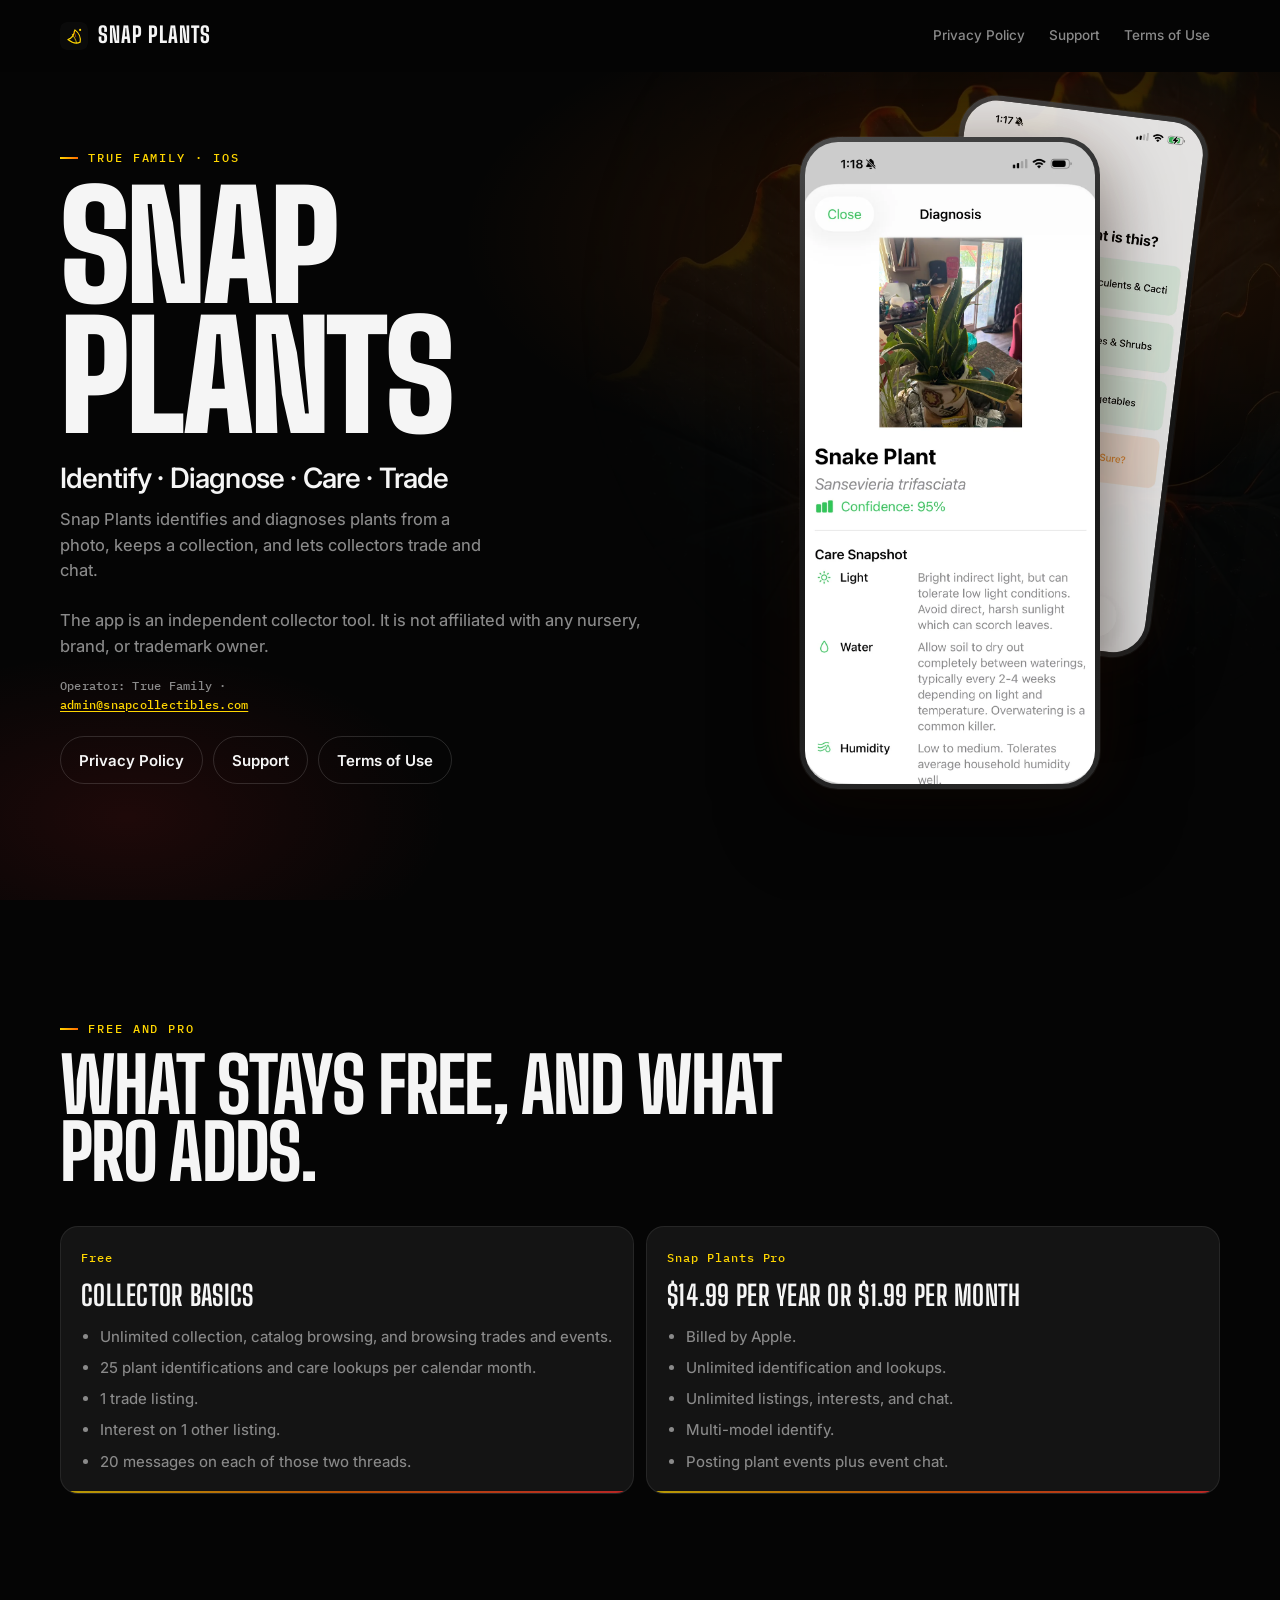
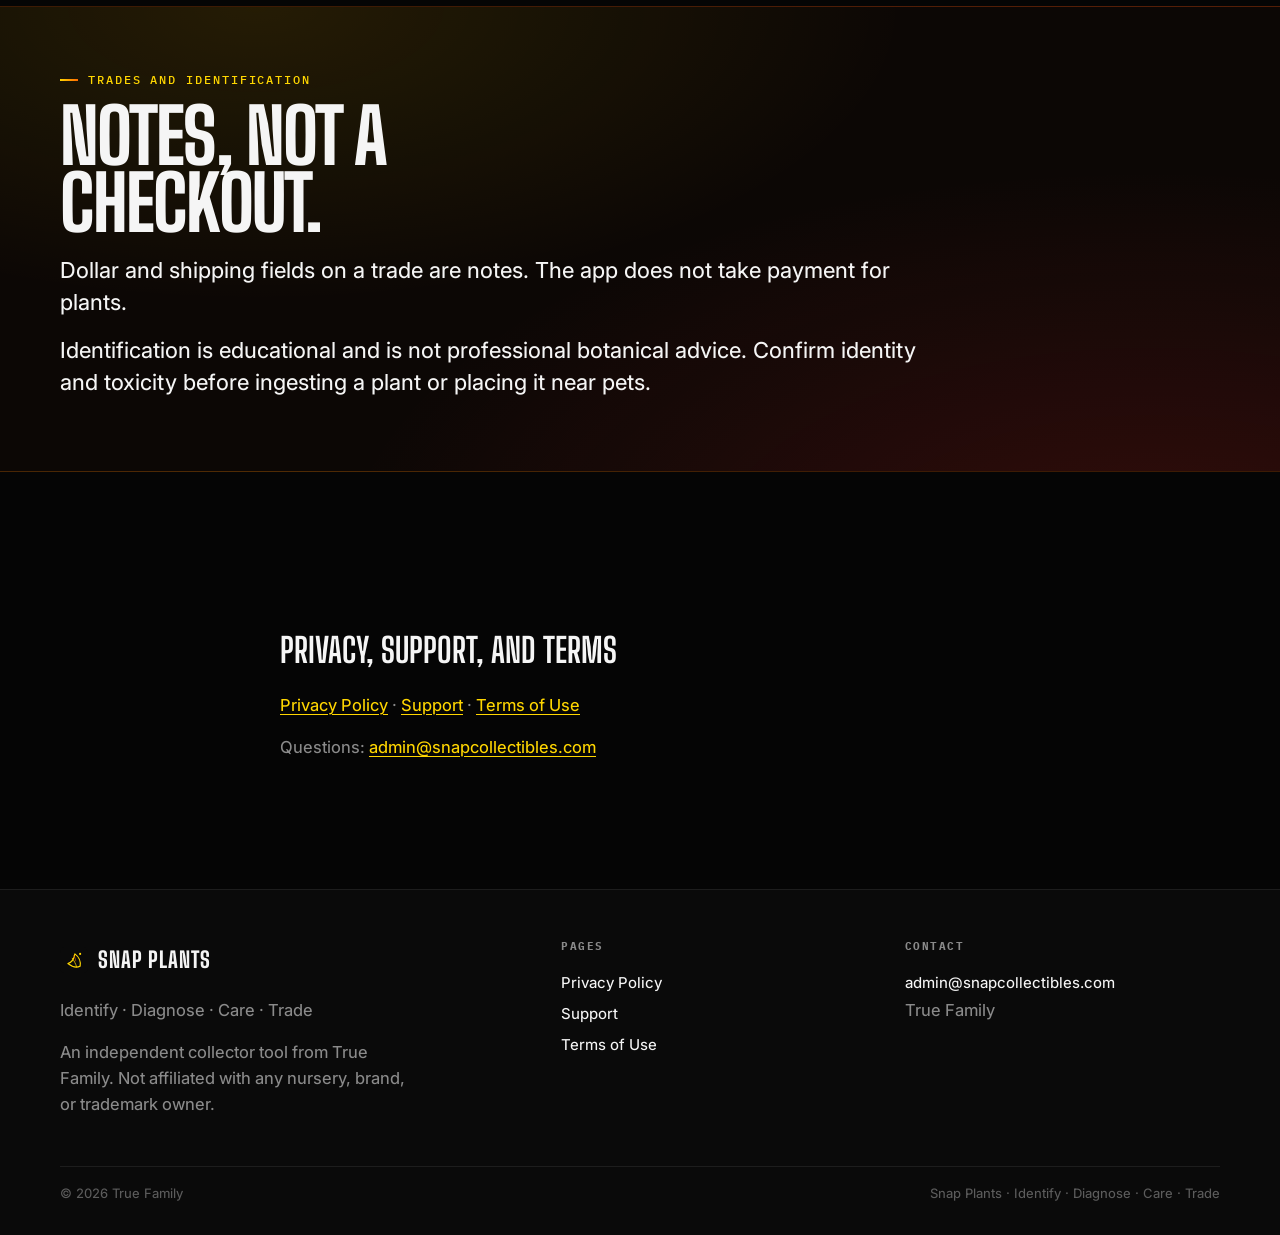
<file: index.html>
<!DOCTYPE html>
<html lang="en">
<head>
  <meta charset="utf-8" />
  <meta name="viewport" content="width=device-width, initial-scale=1" />
  <title>Snap Plants — Identify · Diagnose · Care · Trade</title>
  <meta name="description" content="Snap Plants identifies and diagnoses plants from a photo, keeps a collection, and lets collectors trade and chat. An independent collector tool from True Family." />
  <meta name="theme-color" content="#050505" />
  <link rel="canonical" href="https://plants.snapcollectibles.com/" />

  <meta property="og:type" content="website" />
  <meta property="og:url" content="https://plants.snapcollectibles.com/" />
  <meta property="og:title" content="Snap Plants — Identify · Diagnose · Care · Trade" />
  <meta property="og:description" content="Snap Plants identifies and diagnoses plants from a photo, keeps a collection, and lets collectors trade and chat." />
  <meta property="og:image" content="https://plants.snapcollectibles.com/assets/img/og.png" />
  <meta property="og:image:width" content="1200" />
  <meta property="og:image:height" content="630" />
  <meta name="twitter:card" content="summary_large_image" />
  <meta name="twitter:title" content="Snap Plants — Identify · Diagnose · Care · Trade" />
  <meta name="twitter:description" content="Snap Plants identifies and diagnoses plants from a photo, keeps a collection, and lets collectors trade and chat." />
  <meta name="twitter:image" content="https://plants.snapcollectibles.com/assets/img/og.png" />

  <link rel="icon" href="/assets/img/favicon.svg" type="image/svg+xml" />
  <link rel="icon" href="/assets/img/favicon-32.png" sizes="32x32" type="image/png" />
  <link rel="apple-touch-icon" href="/assets/img/apple-touch-icon.png" />
  <link rel="manifest" href="/site.webmanifest" />

  <link rel="preconnect" href="https://fonts.googleapis.com" />
  <link rel="preconnect" href="https://fonts.gstatic.com" crossorigin />
  <link href="https://fonts.googleapis.com/css2?family=Big+Shoulders+Display:wght@700;800;900&family=IBM+Plex+Mono:wght@400;500;600&family=Inter:ital,opsz,wght@0,14..32,400;0,14..32,500;0,14..32,600;1,14..32,400&display=swap" rel="stylesheet" />
  <link rel="stylesheet" href="/assets/css/site.css?v=3" />

  <script type="application/ld+json">
  {
    "@context": "https://schema.org",
    "@type": "SoftwareApplication",
    "name": "Snap Plants",
    "applicationCategory": "LifestyleApplication",
    "operatingSystem": "iOS",
    "description": "Snap Plants identifies and diagnoses plants from a photo, keeps a collection, and lets collectors trade and chat.",
    "offers": [
      {
        "@type": "Offer",
        "name": "Free",
        "price": "0",
        "priceCurrency": "USD"
      },
      {
        "@type": "Offer",
        "name": "Snap Plants Pro monthly",
        "price": "1.99",
        "priceCurrency": "USD"
      },
      {
        "@type": "Offer",
        "name": "Snap Plants Pro annual",
        "price": "14.99",
        "priceCurrency": "USD"
      }
    ]
  }
  </script>
</head>
<body>
  <a class="skip" href="#main">Skip to content</a>

  <header class="site-header">
    <div class="wrap">
      <a class="brand" href="/">
        <img src="/assets/img/mark.svg" width="28" height="28" alt="" />
        <span class="brand-name">Snap Plants</span>
      </a>
      <nav class="nav" aria-label="Primary">
        <a href="/privacy">Privacy Policy</a>
        <a href="/support">Support</a>
        <a href="/terms">Terms of Use</a>
      </nav>
      <button class="nav-toggle" type="button" aria-expanded="false" aria-controls="mobile-nav" aria-label="Open menu">
        <span class="bars" aria-hidden="true"></span>
      </button>
    </div>
  </header>

  <nav class="mobile-nav" id="mobile-nav" aria-label="Mobile">
    <a href="/">Home</a>
    <a href="/privacy">Privacy Policy</a>
    <a href="/support">Support</a>
    <a href="/terms">Terms of Use</a>
  </nav>

  <main id="main">
    <section class="hero" id="top">
      <div class="hero-bg" aria-hidden="true">
        <img src="/assets/img/hero-leaf.webp" alt="" width="1280" height="720" />
      </div>
      <div class="wrap hero-grid">
        <div class="hero-copy">
          <p class="kicker">True Family · iOS</p>
          <h1 class="display">Snap<br />Plants</h1>
          <p class="hero-promise hero-tagline">Identify · Diagnose · Care · Trade</p>
          <p class="hero-pitch">Snap Plants identifies and diagnoses plants from a photo, keeps a collection, and lets collectors trade and chat.</p>
          <p class="muted">The app is an independent collector tool. It is not affiliated with any nursery, brand, or trademark owner.</p>
          <p class="hero-micro">Operator: True Family · <a href="mailto:admin@snapcollectibles.com">admin@snapcollectibles.com</a></p>
          <div class="btn-row" style="margin-top: 22px;">
            <a class="btn btn-ghost" href="/privacy">Privacy Policy</a>
            <a class="btn btn-ghost" href="/support">Support</a>
            <a class="btn btn-ghost" href="/terms">Terms of Use</a>
          </div>
        </div>

        <div class="hero-stage">
          <div class="hero-phones">
            <figure class="device device-float device-back">
              <img src="/assets/screens/Scan.webp" width="900" height="1948" alt="Snap Plants scan screen for photographing a plant." />
            </figure>
            <figure class="device device-float device-main">
              <img src="/assets/screens/Plant1.webp" width="900" height="1948" alt="A plant identification result with a care snapshot." />
            </figure>
          </div>
        </div>
      </div>
    </section>

    <section class="section" id="plans">
      <div class="wrap">
        <div class="section-head">
          <p class="kicker">Free and Pro</p>
          <h2 class="display">What stays free, and what Pro adds.</h2>
        </div>
        <div class="plan-grid">
          <article class="pillar">
            <div class="num">Free</div>
            <h3>Collector basics</h3>
            <ul>
              <li>Unlimited collection, catalog browsing, and browsing trades and events.</li>
              <li>25 plant identifications and care lookups per calendar month.</li>
              <li>1 trade listing.</li>
              <li>Interest on 1 other listing.</li>
              <li>20 messages on each of those two threads.</li>
            </ul>
          </article>
          <article class="pillar">
            <div class="num">Snap Plants Pro</div>
            <h3>$14.99 per year or $1.99 per month</h3>
            <ul>
              <li>Billed by Apple.</li>
              <li>Unlimited identification and lookups.</li>
              <li>Unlimited listings, interests, and chat.</li>
              <li>Multi-model identify.</li>
              <li>Posting plant events plus event chat.</li>
            </ul>
          </article>
        </div>
      </div>
    </section>

    <section class="ember-band">
      <div class="wrap">
        <p class="kicker">Trades and identification</p>
        <h2 class="display">Notes, not a checkout.</h2>
        <p class="lede">Dollar and shipping fields on a trade are notes. The app does not take payment for plants.</p>
        <p class="lede">Identification is educational and is not professional botanical advice. Confirm identity and toxicity before ingesting a plant or placing it near pets.</p>
      </div>
    </section>

    <section class="section">
      <div class="wrap prose">
        <h2>Privacy, support, and terms</h2>
        <p><a href="/privacy">Privacy Policy</a> · <a href="/support">Support</a> · <a href="/terms">Terms of Use</a></p>
        <p>Questions: <a href="mailto:admin@snapcollectibles.com">admin@snapcollectibles.com</a></p>
      </div>
    </section>
  </main>

  <footer class="site-footer">
    <div class="wrap footer-grid">
      <div class="footer-brand">
        <a class="brand" href="/">
          <img src="/assets/img/mark.svg" width="28" height="28" alt="" />
          <span class="brand-name">Snap Plants</span>
        </a>
        <p>Identify · Diagnose · Care · Trade</p>
        <p>An independent collector tool from True Family. Not affiliated with any nursery, brand, or trademark owner.</p>
      </div>
      <div class="footer-col">
        <h2>Pages</h2>
        <a href="/privacy">Privacy Policy</a>
        <a href="/support">Support</a>
        <a href="/terms">Terms of Use</a>
      </div>
      <div class="footer-col">
        <h2>Contact</h2>
        <a href="mailto:admin@snapcollectibles.com">admin@snapcollectibles.com</a>
        <span class="muted">True Family</span>
      </div>
    </div>
    <div class="wrap footer-legal">
      <span>© <span data-year></span> True Family</span>
      <span>Snap Plants · Identify · Diagnose · Care · Trade</span>
    </div>
  </footer>

  <script src="/assets/js/site.js"></script>
</body>
</html>
</file>
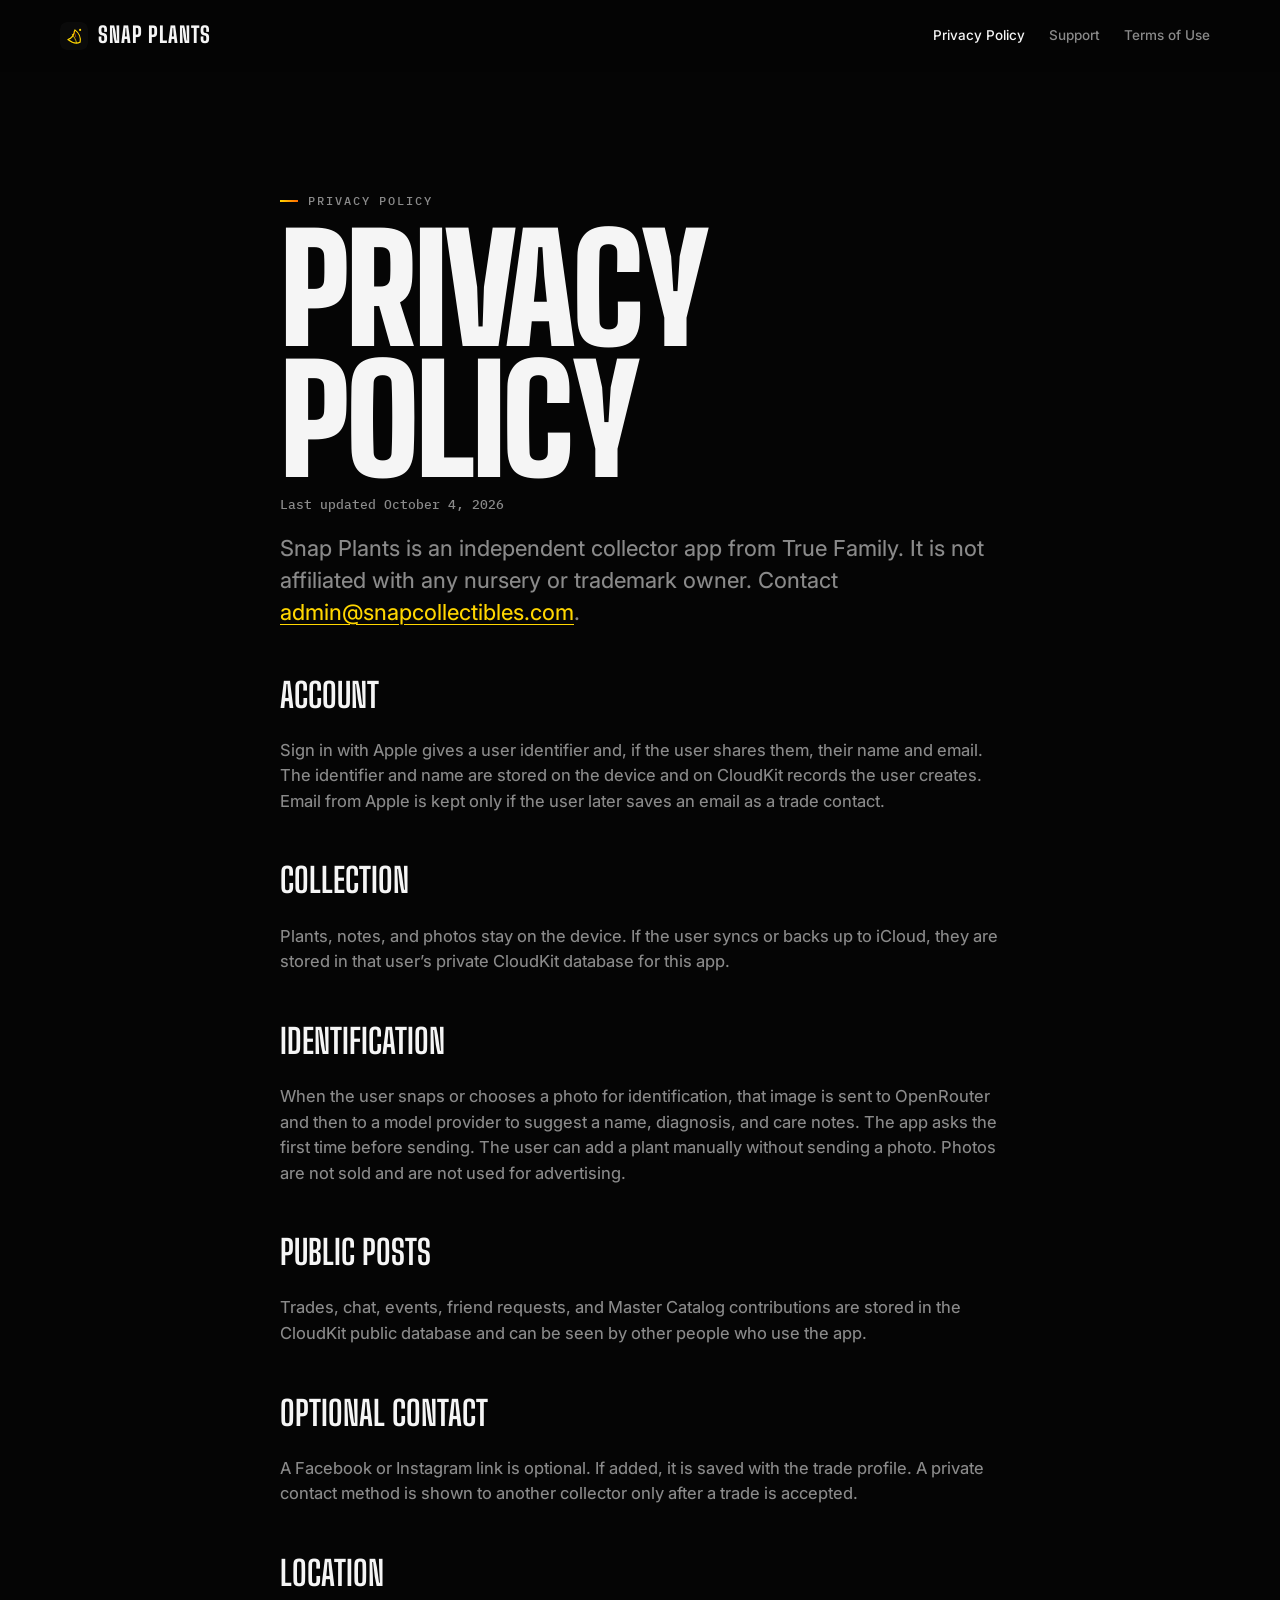
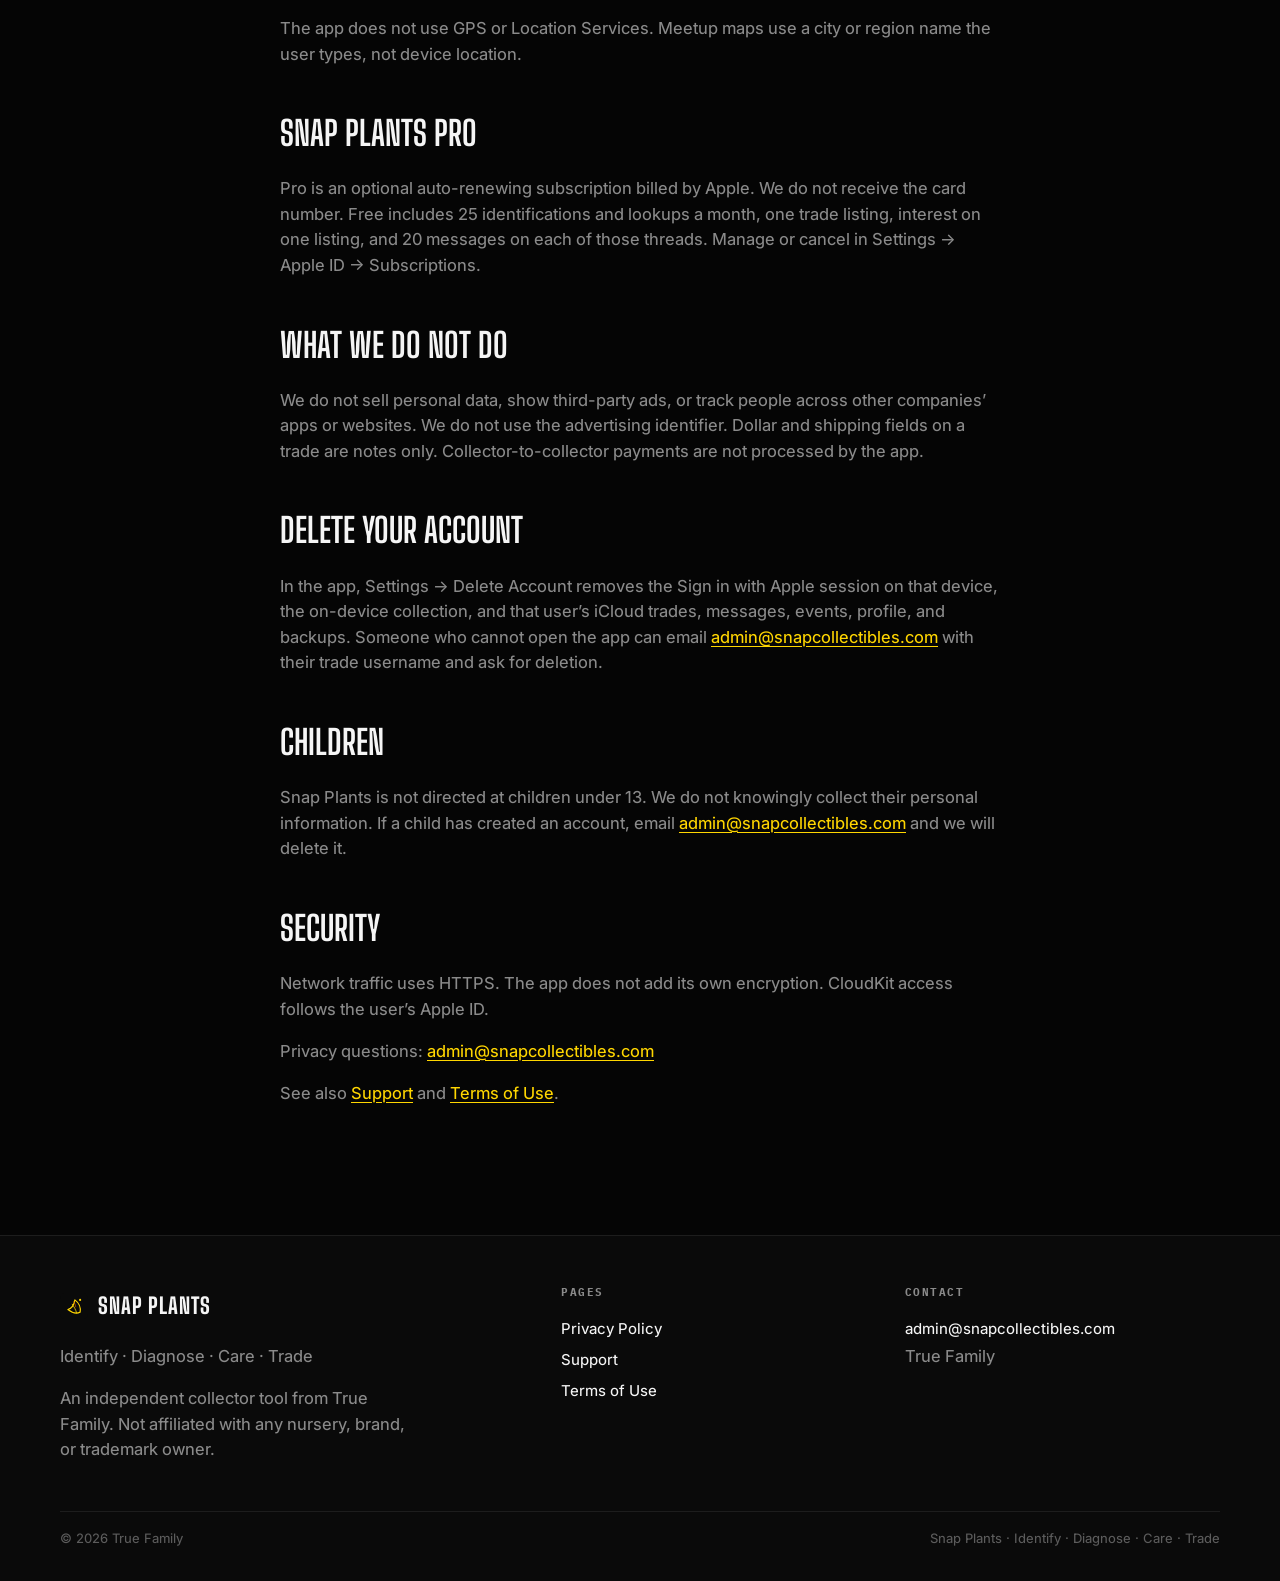
<file: privacy/index.html>
<!DOCTYPE html>
<html lang="en">
<head>
  <meta charset="utf-8" />
  <meta name="viewport" content="width=device-width, initial-scale=1" />
  <title>Privacy Policy — Snap Plants</title>
  <meta name="description" content="Privacy Policy for Snap Plants, an independent collector app from True Family. Last updated October 4, 2026." />
  <meta name="theme-color" content="#050505" />
  <link rel="canonical" href="https://plants.snapcollectibles.com/privacy" />

  <meta property="og:type" content="article" />
  <meta property="og:url" content="https://plants.snapcollectibles.com/privacy" />
  <meta property="og:title" content="Privacy Policy — Snap Plants" />
  <meta property="og:description" content="How Snap Plants handles your account, collection, identification photos, and public posts." />
  <meta property="og:image" content="https://plants.snapcollectibles.com/assets/img/og.png" />
  <meta name="twitter:card" content="summary_large_image" />

  <link rel="icon" href="/assets/img/favicon.svg" type="image/svg+xml" />
  <link rel="icon" href="/assets/img/favicon-32.png" sizes="32x32" type="image/png" />
  <link rel="apple-touch-icon" href="/assets/img/apple-touch-icon.png" />

  <link rel="preconnect" href="https://fonts.googleapis.com" />
  <link rel="preconnect" href="https://fonts.gstatic.com" crossorigin />
  <link href="https://fonts.googleapis.com/css2?family=Big+Shoulders+Display:wght@700;800;900&family=IBM+Plex+Mono:wght@400;500;600&family=Inter:ital,opsz,wght@0,14..32,400;0,14..32,500;0,14..32,600;1,14..32,400&display=swap" rel="stylesheet" />
  <link rel="stylesheet" href="/assets/css/site.css?v=3" />
</head>
<body>
  <a class="skip" href="#main">Skip to content</a>

  <header class="site-header">
    <div class="wrap">
      <a class="brand" href="/">
        <img src="/assets/img/mark.svg" width="28" height="28" alt="" />
        <span class="brand-name">Snap Plants</span>
      </a>
      <nav class="nav" aria-label="Primary">
        <a href="/privacy" aria-current="page">Privacy Policy</a>
        <a href="/support">Support</a>
        <a href="/terms">Terms of Use</a>
      </nav>
      <button class="nav-toggle" type="button" aria-expanded="false" aria-controls="mobile-nav" aria-label="Open menu">
        <span class="bars" aria-hidden="true"></span>
      </button>
    </div>
  </header>

  <nav class="mobile-nav" id="mobile-nav" aria-label="Mobile">
    <a href="/">Home</a>
    <a href="/privacy">Privacy Policy</a>
    <a href="/support">Support</a>
    <a href="/terms">Terms of Use</a>
  </nav>

  <main id="main" class="section page-hero">
    <article class="wrap prose">
      <p class="kicker">Privacy Policy</p>
      <h1 class="display">Privacy Policy</h1>
      <p class="legal-meta">Last updated October 4, 2026</p>
      <p class="lede">Snap Plants is an independent collector app from True Family. It is not affiliated with any nursery or trademark owner. Contact <a href="mailto:admin@snapcollectibles.com">admin@snapcollectibles.com</a>.</p>

      <h2>Account</h2>
      <p>Sign in with Apple gives a user identifier and, if the user shares them, their name and email. The identifier and name are stored on the device and on CloudKit records the user creates. Email from Apple is kept only if the user later saves an email as a trade contact.</p>

      <h2>Collection</h2>
      <p>Plants, notes, and photos stay on the device. If the user syncs or backs up to iCloud, they are stored in that user’s private CloudKit database for this app.</p>

      <h2>Identification</h2>
      <p>When the user snaps or chooses a photo for identification, that image is sent to OpenRouter and then to a model provider to suggest a name, diagnosis, and care notes. The app asks the first time before sending. The user can add a plant manually without sending a photo. Photos are not sold and are not used for advertising.</p>

      <h2>Public posts</h2>
      <p>Trades, chat, events, friend requests, and Master Catalog contributions are stored in the CloudKit public database and can be seen by other people who use the app.</p>

      <h2>Optional contact</h2>
      <p>A Facebook or Instagram link is optional. If added, it is saved with the trade profile. A private contact method is shown to another collector only after a trade is accepted.</p>

      <h2>Location</h2>
      <p>The app does not use GPS or Location Services. Meetup maps use a city or region name the user types, not device location.</p>

      <h2>Snap Plants Pro</h2>
      <p>Pro is an optional auto-renewing subscription billed by Apple. We do not receive the card number. Free includes 25 identifications and lookups a month, one trade listing, interest on one listing, and 20 messages on each of those threads. Manage or cancel in Settings → Apple ID → Subscriptions.</p>

      <h2>What we do not do</h2>
      <p>We do not sell personal data, show third-party ads, or track people across other companies’ apps or websites. We do not use the advertising identifier. Dollar and shipping fields on a trade are notes only. Collector-to-collector payments are not processed by the app.</p>

      <h2>Delete your account</h2>
      <p>In the app, Settings → Delete Account removes the Sign in with Apple session on that device, the on-device collection, and that user’s iCloud trades, messages, events, profile, and backups. Someone who cannot open the app can email <a href="mailto:admin@snapcollectibles.com">admin@snapcollectibles.com</a> with their trade username and ask for deletion.</p>

      <h2>Children</h2>
      <p>Snap Plants is not directed at children under 13. We do not knowingly collect their personal information. If a child has created an account, email <a href="mailto:admin@snapcollectibles.com">admin@snapcollectibles.com</a> and we will delete it.</p>

      <h2>Security</h2>
      <p>Network traffic uses HTTPS. The app does not add its own encryption. CloudKit access follows the user’s Apple ID.</p>

      <p>Privacy questions: <a href="mailto:admin@snapcollectibles.com">admin@snapcollectibles.com</a></p>
      <p>See also <a href="/support">Support</a> and <a href="/terms">Terms of Use</a>.</p>
    </article>
  </main>

  <footer class="site-footer">
    <div class="wrap footer-grid">
      <div class="footer-brand">
        <a class="brand" href="/">
          <img src="/assets/img/mark.svg" width="28" height="28" alt="" />
          <span class="brand-name">Snap Plants</span>
        </a>
        <p>Identify · Diagnose · Care · Trade</p>
        <p>An independent collector tool from True Family. Not affiliated with any nursery, brand, or trademark owner.</p>
      </div>
      <div class="footer-col">
        <h2>Pages</h2>
        <a href="/privacy">Privacy Policy</a>
        <a href="/support">Support</a>
        <a href="/terms">Terms of Use</a>
      </div>
      <div class="footer-col">
        <h2>Contact</h2>
        <a href="mailto:admin@snapcollectibles.com">admin@snapcollectibles.com</a>
        <span class="muted">True Family</span>
      </div>
    </div>
    <div class="wrap footer-legal">
      <span>© <span data-year></span> True Family</span>
      <span>Snap Plants · Identify · Diagnose · Care · Trade</span>
    </div>
  </footer>
  <script src="/assets/js/site.js"></script>
</body>
</html>
</file>
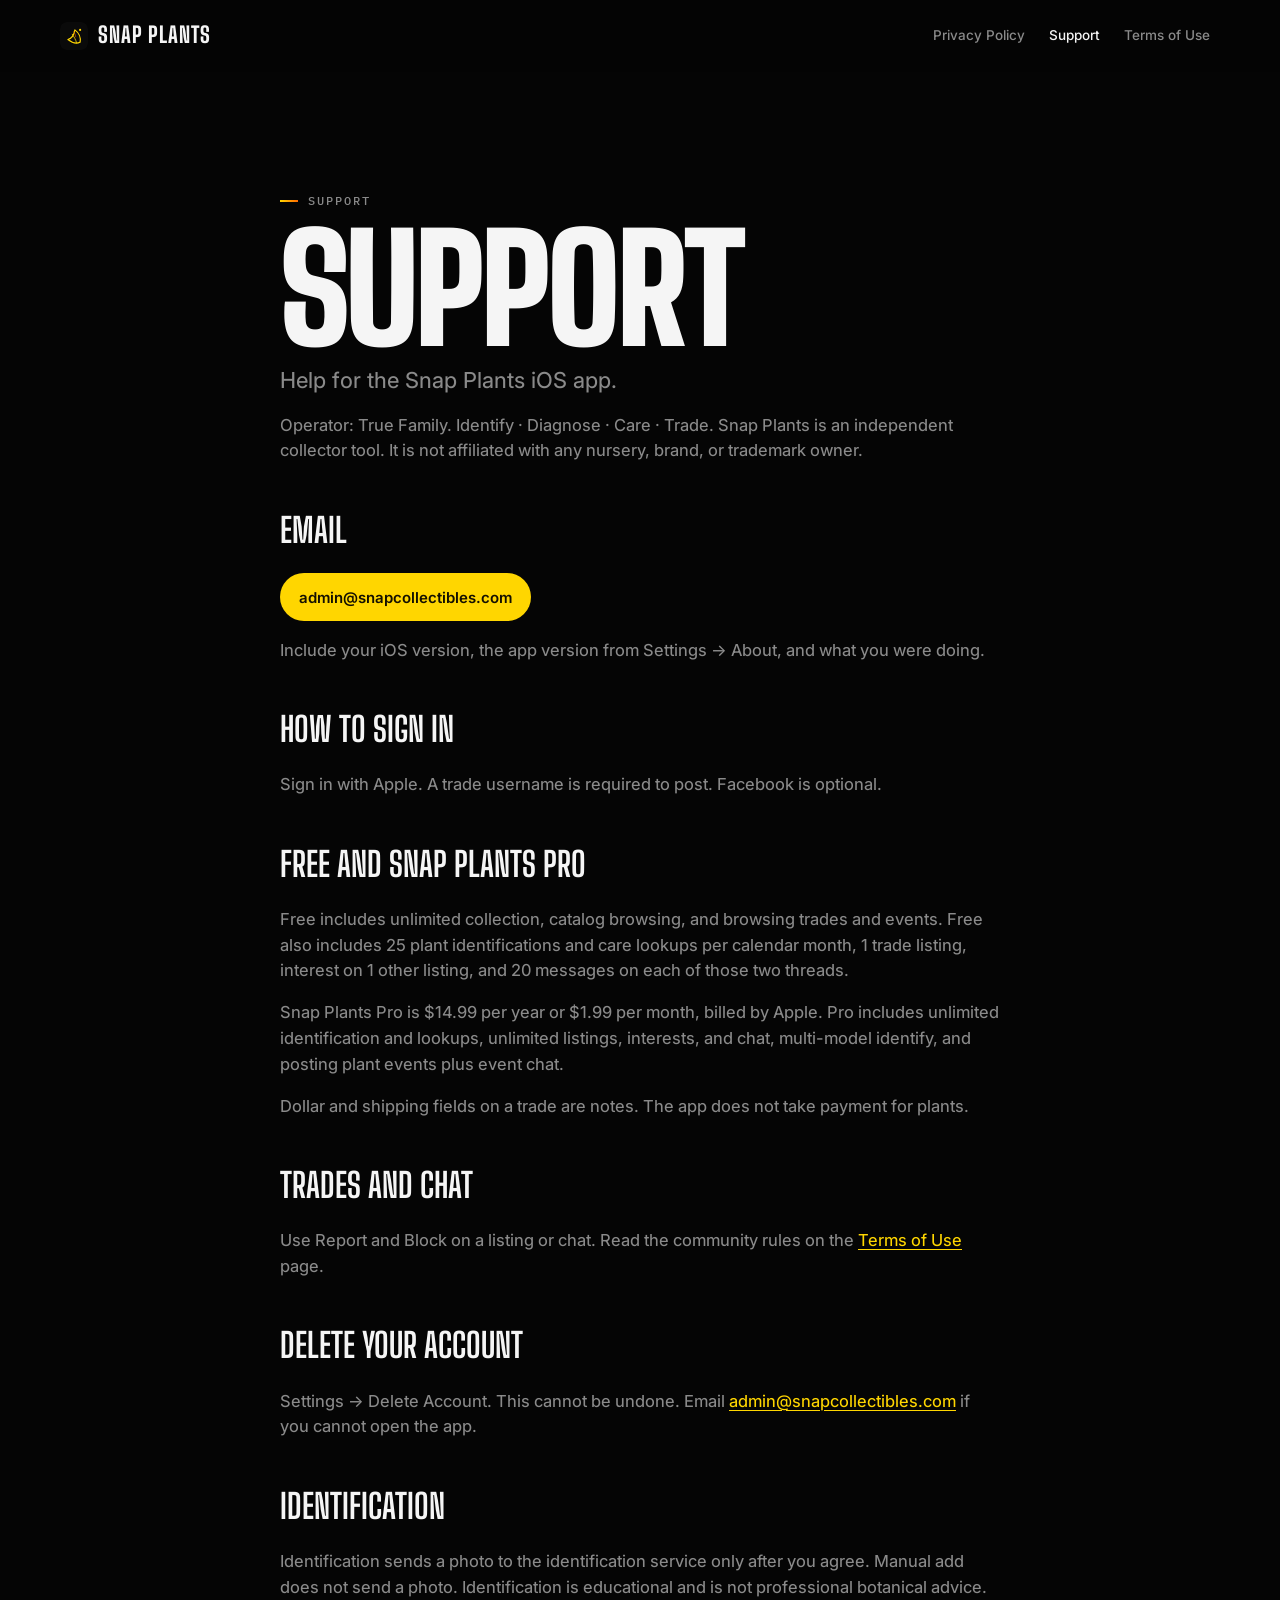
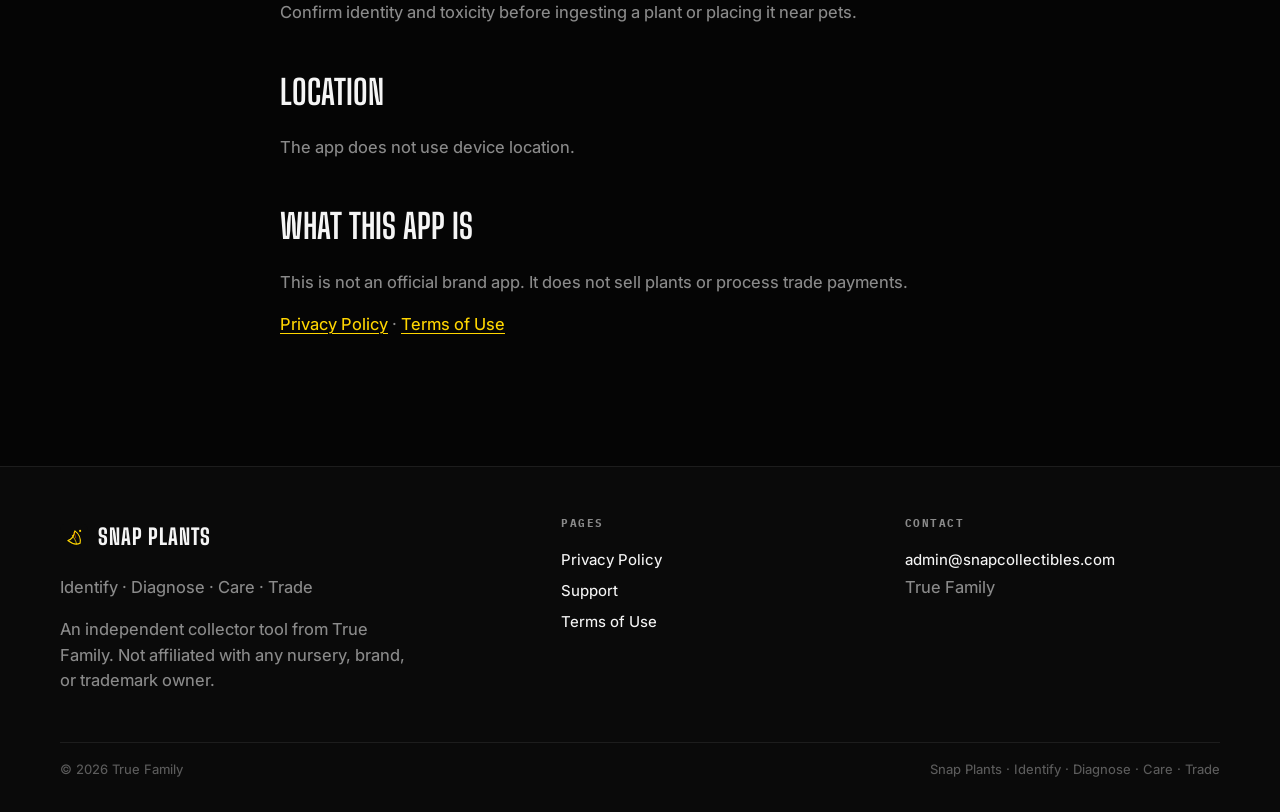
<file: support/index.html>
<!DOCTYPE html>
<html lang="en">
<head>
  <meta charset="utf-8" />
  <meta name="viewport" content="width=device-width, initial-scale=1" />
  <title>Support — Snap Plants</title>
  <meta name="description" content="Help for the Snap Plants iOS app. Email admin@snapcollectibles.com with your iOS version, app version, and what you were doing." />
  <meta name="theme-color" content="#050505" />
  <link rel="canonical" href="https://plants.snapcollectibles.com/support" />

  <meta property="og:type" content="article" />
  <meta property="og:url" content="https://plants.snapcollectibles.com/support" />
  <meta property="og:title" content="Support — Snap Plants" />
  <meta property="og:description" content="Help for the Snap Plants iOS app. Sign-in, Free and Pro, trades, and account deletion." />
  <meta property="og:image" content="https://plants.snapcollectibles.com/assets/img/og.png" />
  <meta name="twitter:card" content="summary_large_image" />

  <link rel="icon" href="/assets/img/favicon.svg" type="image/svg+xml" />
  <link rel="icon" href="/assets/img/favicon-32.png" sizes="32x32" type="image/png" />
  <link rel="apple-touch-icon" href="/assets/img/apple-touch-icon.png" />

  <link rel="preconnect" href="https://fonts.googleapis.com" />
  <link rel="preconnect" href="https://fonts.gstatic.com" crossorigin />
  <link href="https://fonts.googleapis.com/css2?family=Big+Shoulders+Display:wght@700;800;900&family=IBM+Plex+Mono:wght@400;500;600&family=Inter:ital,opsz,wght@0,14..32,400;0,14..32,500;0,14..32,600;1,14..32,400&display=swap" rel="stylesheet" />
  <link rel="stylesheet" href="/assets/css/site.css?v=3" />
</head>
<body>
  <a class="skip" href="#main">Skip to content</a>

  <header class="site-header">
    <div class="wrap">
      <a class="brand" href="/">
        <img src="/assets/img/mark.svg" width="28" height="28" alt="" />
        <span class="brand-name">Snap Plants</span>
      </a>
      <nav class="nav" aria-label="Primary">
        <a href="/privacy">Privacy Policy</a>
        <a href="/support" aria-current="page">Support</a>
        <a href="/terms">Terms of Use</a>
      </nav>
      <button class="nav-toggle" type="button" aria-expanded="false" aria-controls="mobile-nav" aria-label="Open menu">
        <span class="bars" aria-hidden="true"></span>
      </button>
    </div>
  </header>

  <nav class="mobile-nav" id="mobile-nav" aria-label="Mobile">
    <a href="/">Home</a>
    <a href="/privacy">Privacy Policy</a>
    <a href="/support">Support</a>
    <a href="/terms">Terms of Use</a>
  </nav>

  <main id="main" class="section page-hero">
    <article class="wrap prose">
      <p class="kicker">Support</p>
      <h1 class="display">Support</h1>
      <p class="lede">Help for the Snap Plants iOS app.</p>
      <p>Operator: True Family. Identify · Diagnose · Care · Trade. Snap Plants is an independent collector tool. It is not affiliated with any nursery, brand, or trademark owner.</p>

      <h2>Email</h2>
      <p><a class="btn btn-primary" href="mailto:admin@snapcollectibles.com">admin@snapcollectibles.com</a></p>
      <p>Include your iOS version, the app version from Settings → About, and what you were doing.</p>

      <h2>How to sign in</h2>
      <p>Sign in with Apple. A trade username is required to post. Facebook is optional.</p>

      <h2>Free and Snap Plants Pro</h2>
      <p>Free includes unlimited collection, catalog browsing, and browsing trades and events. Free also includes 25 plant identifications and care lookups per calendar month, 1 trade listing, interest on 1 other listing, and 20 messages on each of those two threads.</p>
      <p>Snap Plants Pro is $14.99 per year or $1.99 per month, billed by Apple. Pro includes unlimited identification and lookups, unlimited listings, interests, and chat, multi-model identify, and posting plant events plus event chat.</p>
      <p>Dollar and shipping fields on a trade are notes. The app does not take payment for plants.</p>

      <h2>Trades and chat</h2>
      <p>Use Report and Block on a listing or chat. Read the community rules on the <a href="/terms">Terms of Use</a> page.</p>

      <h2>Delete your account</h2>
      <p>Settings → Delete Account. This cannot be undone. Email <a href="mailto:admin@snapcollectibles.com">admin@snapcollectibles.com</a> if you cannot open the app.</p>

      <h2>Identification</h2>
      <p>Identification sends a photo to the identification service only after you agree. Manual add does not send a photo. Identification is educational and is not professional botanical advice. Confirm identity and toxicity before ingesting a plant or placing it near pets.</p>

      <h2>Location</h2>
      <p>The app does not use device location.</p>

      <h2>What this app is</h2>
      <p>This is not an official brand app. It does not sell plants or process trade payments.</p>

      <p><a href="/privacy">Privacy Policy</a> · <a href="/terms">Terms of Use</a></p>
    </article>
  </main>

  <footer class="site-footer">
    <div class="wrap footer-grid">
      <div class="footer-brand">
        <a class="brand" href="/">
          <img src="/assets/img/mark.svg" width="28" height="28" alt="" />
          <span class="brand-name">Snap Plants</span>
        </a>
        <p>Identify · Diagnose · Care · Trade</p>
        <p>An independent collector tool from True Family. Not affiliated with any nursery, brand, or trademark owner.</p>
      </div>
      <div class="footer-col">
        <h2>Pages</h2>
        <a href="/privacy">Privacy Policy</a>
        <a href="/support">Support</a>
        <a href="/terms">Terms of Use</a>
      </div>
      <div class="footer-col">
        <h2>Contact</h2>
        <a href="mailto:admin@snapcollectibles.com">admin@snapcollectibles.com</a>
        <span class="muted">True Family</span>
      </div>
    </div>
    <div class="wrap footer-legal">
      <span>© <span data-year></span> True Family</span>
      <span>Snap Plants · Identify · Diagnose · Care · Trade</span>
    </div>
  </footer>
  <script src="/assets/js/site.js"></script>
</body>
</html>
</file>
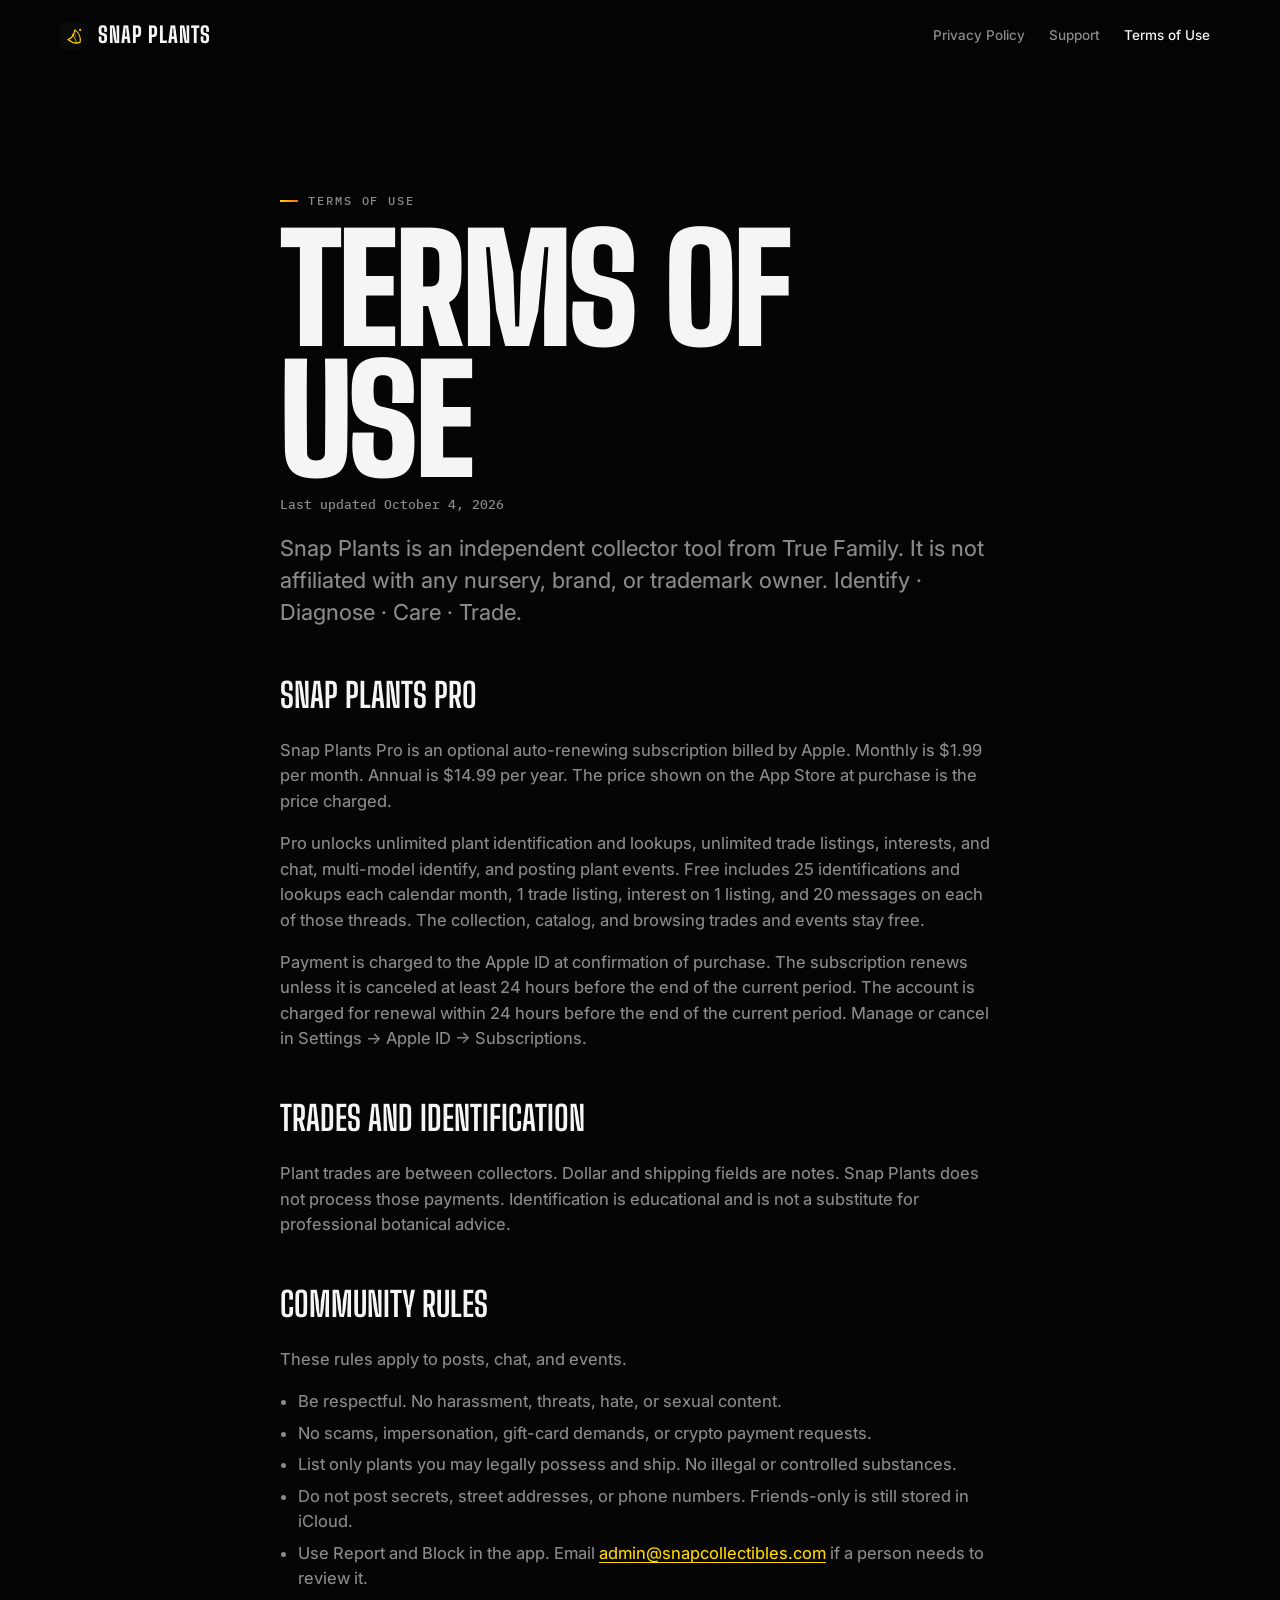
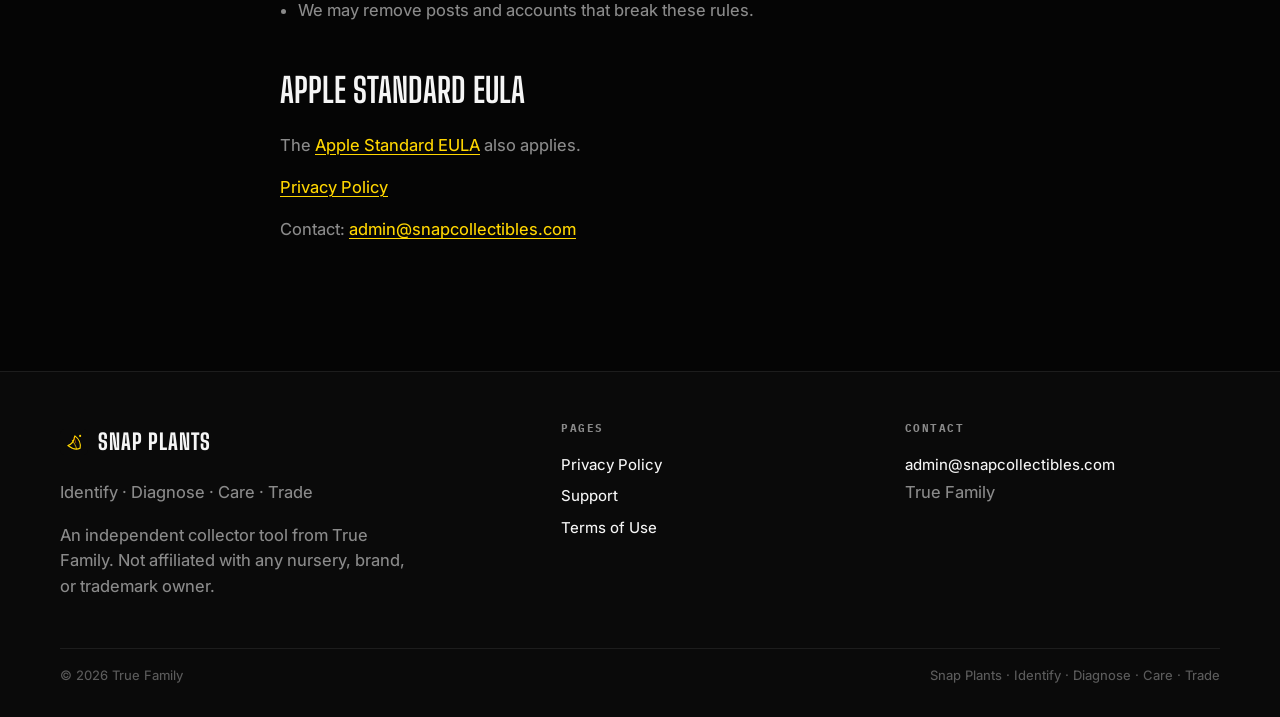
<file: terms/index.html>
<!DOCTYPE html>
<html lang="en">
<head>
  <meta charset="utf-8" />
  <meta name="viewport" content="width=device-width, initial-scale=1" />
  <title>Terms of Use — Snap Plants</title>
  <meta name="description" content="Terms of Use for Snap Plants. Subscription terms, collector trades, and community rules. Last updated October 4, 2026." />
  <meta name="theme-color" content="#050505" />
  <link rel="canonical" href="https://plants.snapcollectibles.com/terms" />

  <meta property="og:type" content="article" />
  <meta property="og:url" content="https://plants.snapcollectibles.com/terms" />
  <meta property="og:title" content="Terms of Use — Snap Plants" />
  <meta property="og:description" content="Snap Plants Pro billing, collector trades, and community rules." />
  <meta property="og:image" content="https://plants.snapcollectibles.com/assets/img/og.png" />
  <meta name="twitter:card" content="summary_large_image" />

  <link rel="icon" href="/assets/img/favicon.svg" type="image/svg+xml" />
  <link rel="icon" href="/assets/img/favicon-32.png" sizes="32x32" type="image/png" />
  <link rel="apple-touch-icon" href="/assets/img/apple-touch-icon.png" />

  <link rel="preconnect" href="https://fonts.googleapis.com" />
  <link rel="preconnect" href="https://fonts.gstatic.com" crossorigin />
  <link href="https://fonts.googleapis.com/css2?family=Big+Shoulders+Display:wght@700;800;900&family=IBM+Plex+Mono:wght@400;500;600&family=Inter:ital,opsz,wght@0,14..32,400;0,14..32,500;0,14..32,600;1,14..32,400&display=swap" rel="stylesheet" />
  <link rel="stylesheet" href="/assets/css/site.css?v=3" />
</head>
<body>
  <a class="skip" href="#main">Skip to content</a>

  <header class="site-header">
    <div class="wrap">
      <a class="brand" href="/">
        <img src="/assets/img/mark.svg" width="28" height="28" alt="" />
        <span class="brand-name">Snap Plants</span>
      </a>
      <nav class="nav" aria-label="Primary">
        <a href="/privacy">Privacy Policy</a>
        <a href="/support">Support</a>
        <a href="/terms" aria-current="page">Terms of Use</a>
      </nav>
      <button class="nav-toggle" type="button" aria-expanded="false" aria-controls="mobile-nav" aria-label="Open menu">
        <span class="bars" aria-hidden="true"></span>
      </button>
    </div>
  </header>

  <nav class="mobile-nav" id="mobile-nav" aria-label="Mobile">
    <a href="/">Home</a>
    <a href="/privacy">Privacy Policy</a>
    <a href="/support">Support</a>
    <a href="/terms">Terms of Use</a>
  </nav>

  <main id="main" class="section page-hero">
    <article class="wrap prose">
      <p class="kicker">Terms of Use</p>
      <h1 class="display">Terms of Use</h1>
      <p class="legal-meta">Last updated October 4, 2026</p>
      <p class="lede">Snap Plants is an independent collector tool from True Family. It is not affiliated with any nursery, brand, or trademark owner. Identify · Diagnose · Care · Trade.</p>

      <h2>Snap Plants Pro</h2>
      <p>Snap Plants Pro is an optional auto-renewing subscription billed by Apple. Monthly is $1.99 per month. Annual is $14.99 per year. The price shown on the App Store at purchase is the price charged.</p>
      <p>Pro unlocks unlimited plant identification and lookups, unlimited trade listings, interests, and chat, multi-model identify, and posting plant events. Free includes 25 identifications and lookups each calendar month, 1 trade listing, interest on 1 listing, and 20 messages on each of those threads. The collection, catalog, and browsing trades and events stay free.</p>
      <p>Payment is charged to the Apple ID at confirmation of purchase. The subscription renews unless it is canceled at least 24 hours before the end of the current period. The account is charged for renewal within 24 hours before the end of the current period. Manage or cancel in Settings → Apple ID → Subscriptions.</p>

      <h2>Trades and identification</h2>
      <p>Plant trades are between collectors. Dollar and shipping fields are notes. Snap Plants does not process those payments. Identification is educational and is not a substitute for professional botanical advice.</p>

      <h2>Community rules</h2>
      <p>These rules apply to posts, chat, and events.</p>
      <ul>
        <li>Be respectful. No harassment, threats, hate, or sexual content.</li>
        <li>No scams, impersonation, gift-card demands, or crypto payment requests.</li>
        <li>List only plants you may legally possess and ship. No illegal or controlled substances.</li>
        <li>Do not post secrets, street addresses, or phone numbers. Friends-only is still stored in iCloud.</li>
        <li>Use Report and Block in the app. Email <a href="mailto:admin@snapcollectibles.com">admin@snapcollectibles.com</a> if a person needs to review it.</li>
        <li>We may remove posts and accounts that break these rules.</li>
      </ul>

      <h2>Apple Standard EULA</h2>
      <p>The <a href="https://www.apple.com/legal/internet-services/itunes/dev/stdeula/">Apple Standard EULA</a> also applies.</p>

      <p><a href="/privacy">Privacy Policy</a></p>
      <p>Contact: <a href="mailto:admin@snapcollectibles.com">admin@snapcollectibles.com</a></p>
    </article>
  </main>

  <footer class="site-footer">
    <div class="wrap footer-grid">
      <div class="footer-brand">
        <a class="brand" href="/">
          <img src="/assets/img/mark.svg" width="28" height="28" alt="" />
          <span class="brand-name">Snap Plants</span>
        </a>
        <p>Identify · Diagnose · Care · Trade</p>
        <p>An independent collector tool from True Family. Not affiliated with any nursery, brand, or trademark owner.</p>
      </div>
      <div class="footer-col">
        <h2>Pages</h2>
        <a href="/privacy">Privacy Policy</a>
        <a href="/support">Support</a>
        <a href="/terms">Terms of Use</a>
      </div>
      <div class="footer-col">
        <h2>Contact</h2>
        <a href="mailto:admin@snapcollectibles.com">admin@snapcollectibles.com</a>
        <span class="muted">True Family</span>
      </div>
    </div>
    <div class="wrap footer-legal">
      <span>© <span data-year></span> True Family</span>
      <span>Snap Plants · Identify · Diagnose · Care · Trade</span>
    </div>
  </footer>
  <script src="/assets/js/site.js"></script>
</body>
</html>
</file>
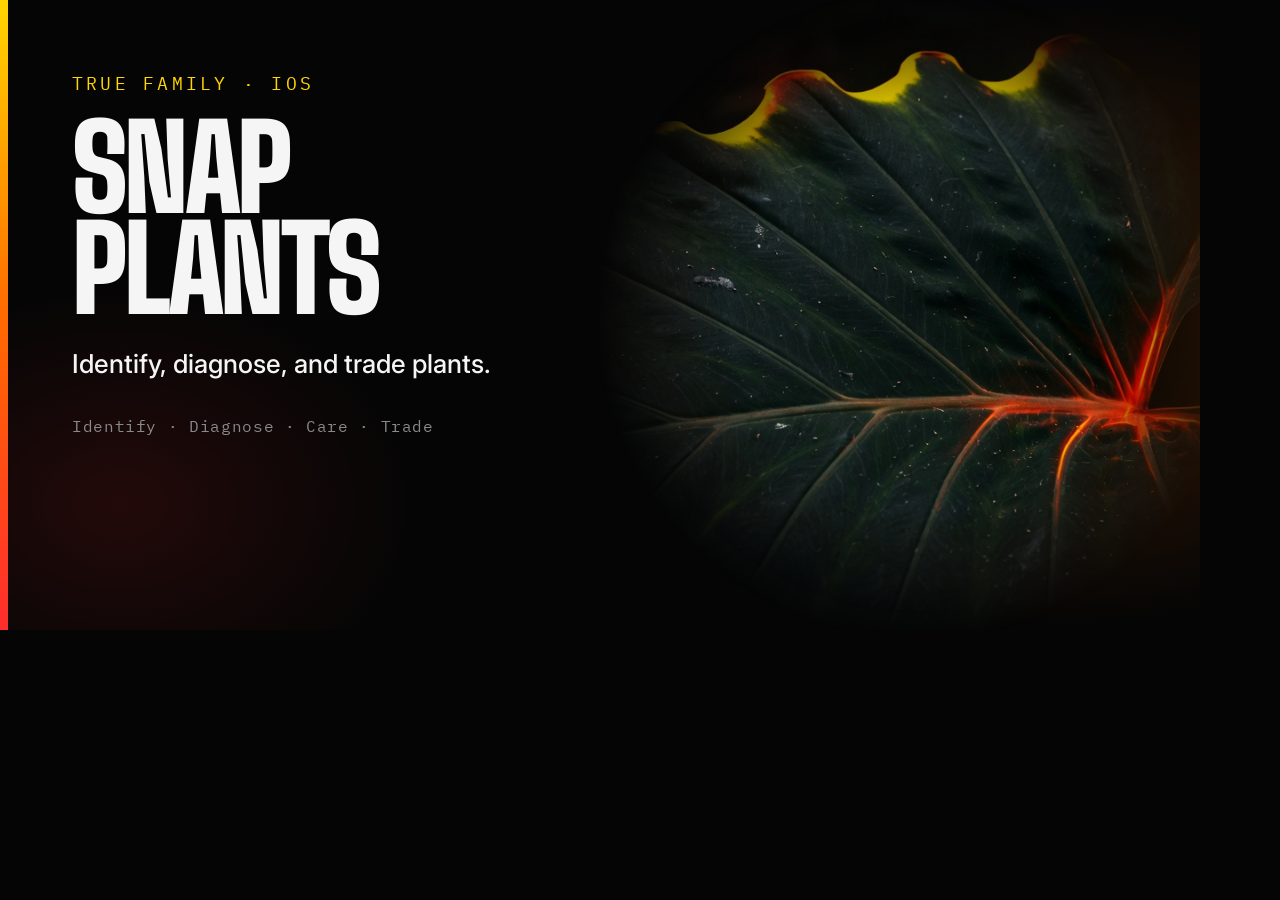
<file: og.html>
<!DOCTYPE html>
<html lang="en">
<head>
  <meta charset="utf-8" />
  <title>Snap Plants OG</title>
  <link rel="preconnect" href="https://fonts.googleapis.com" />
  <link rel="stylesheet" href="https://fonts.googleapis.com/css2?family=Big+Shoulders+Display:wght@800;900&family=IBM+Plex+Mono:wght@500&family=Inter:wght@500&display=swap" />
  <style>
    * { box-sizing: border-box; margin: 0; padding: 0; }
    html, body { width: 1200px; height: 630px; overflow: hidden; background: #050505; }
    body {
      font-family: Inter, system-ui, sans-serif;
      color: #F5F5F5;
      position: relative;
    }
    .bg {
      position: absolute; inset: 0;
      background:
        radial-gradient(ellipse 70% 90% at 88% 50%, rgba(255,106,0,.22), transparent 55%),
        radial-gradient(ellipse 50% 70% at 10% 80%, rgba(255,45,45,.12), transparent 50%),
        #050505;
    }
    .leaf {
      position: absolute;
      right: -40px; top: 50%;
      transform: translateY(-50%);
      width: 640px; height: 640px;
      object-fit: cover;
      border-radius: 40px;
      filter: saturate(1.05) contrast(1.05);
      mask-image: radial-gradient(circle at 50% 50%, #000 42%, transparent 72%);
    }
    .rule {
      position: absolute; left: 0; top: 0; bottom: 0; width: 8px;
      background: linear-gradient(180deg, #FFD600, #FF6A00, #FF2D2D);
    }
    .copy {
      position: relative;
      z-index: 2;
      padding: 72px 72px;
      width: 720px;
    }
    .kicker {
      font-family: "IBM Plex Mono", monospace;
      font-size: 18px;
      letter-spacing: .18em;
      text-transform: uppercase;
      color: #FFD600;
      margin-bottom: 22px;
    }
    h1 {
      font-family: "Big Shoulders Display", sans-serif;
      font-weight: 900;
      font-size: 118px;
      line-height: .86;
      letter-spacing: -0.03em;
      text-transform: uppercase;
    }
    p {
      margin-top: 28px;
      font-size: 26px;
      line-height: 1.25;
      color: #F5F5F5;
      max-width: 560px;
      font-weight: 500;
    }
    .meta {
      margin-top: 36px;
      font-family: "IBM Plex Mono", monospace;
      font-size: 16px;
      color: #8A8A8A;
      letter-spacing: .04em;
    }
  </style>
</head>
<body>
  <div class="bg"></div>
  <img class="leaf" src="assets/img/hero-leaf.jpg" alt="" />
  <div class="rule"></div>
  <div class="copy">
    <div class="kicker">True Family · iOS</div>
    <h1>Snap<br>Plants</h1>
    <p>Identify, diagnose, and trade plants.</p>
    <div class="meta">Identify · Diagnose · Care · Trade</div>
  </div>
</body>
</html>
</file>
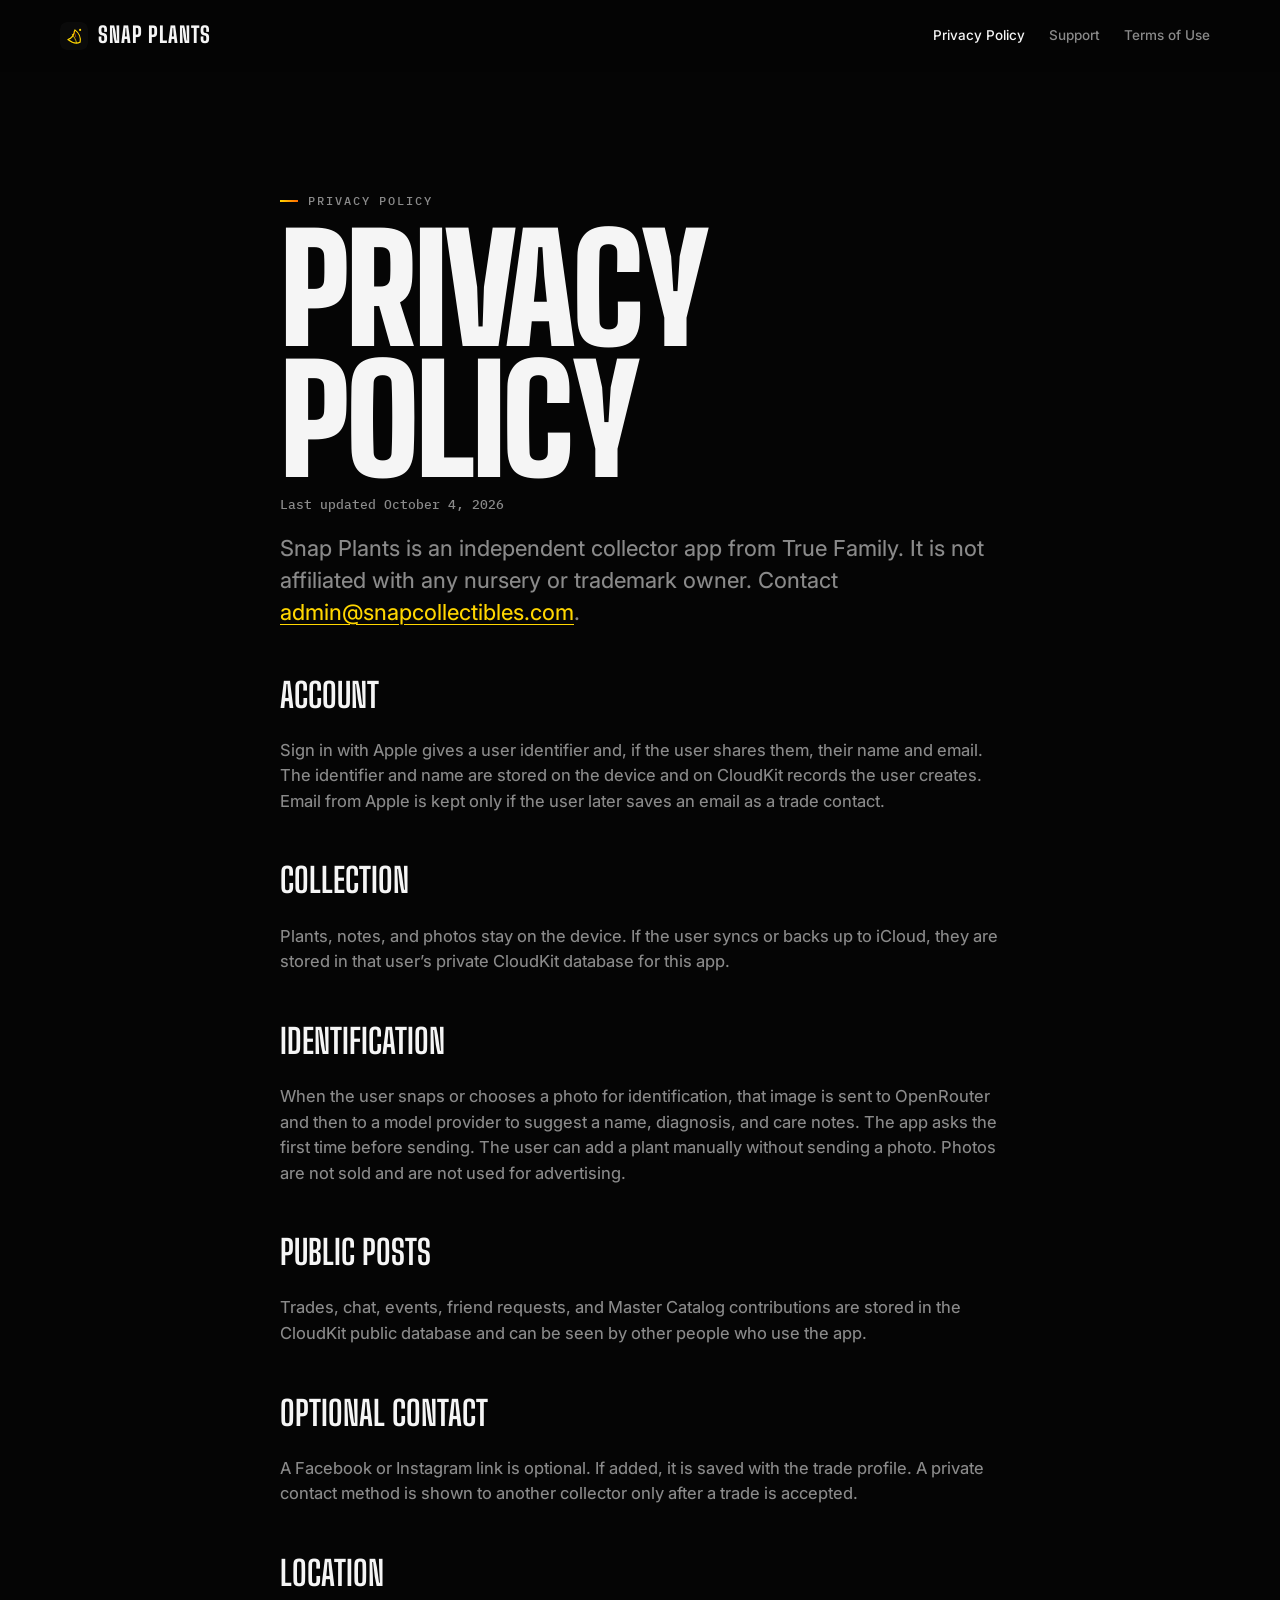
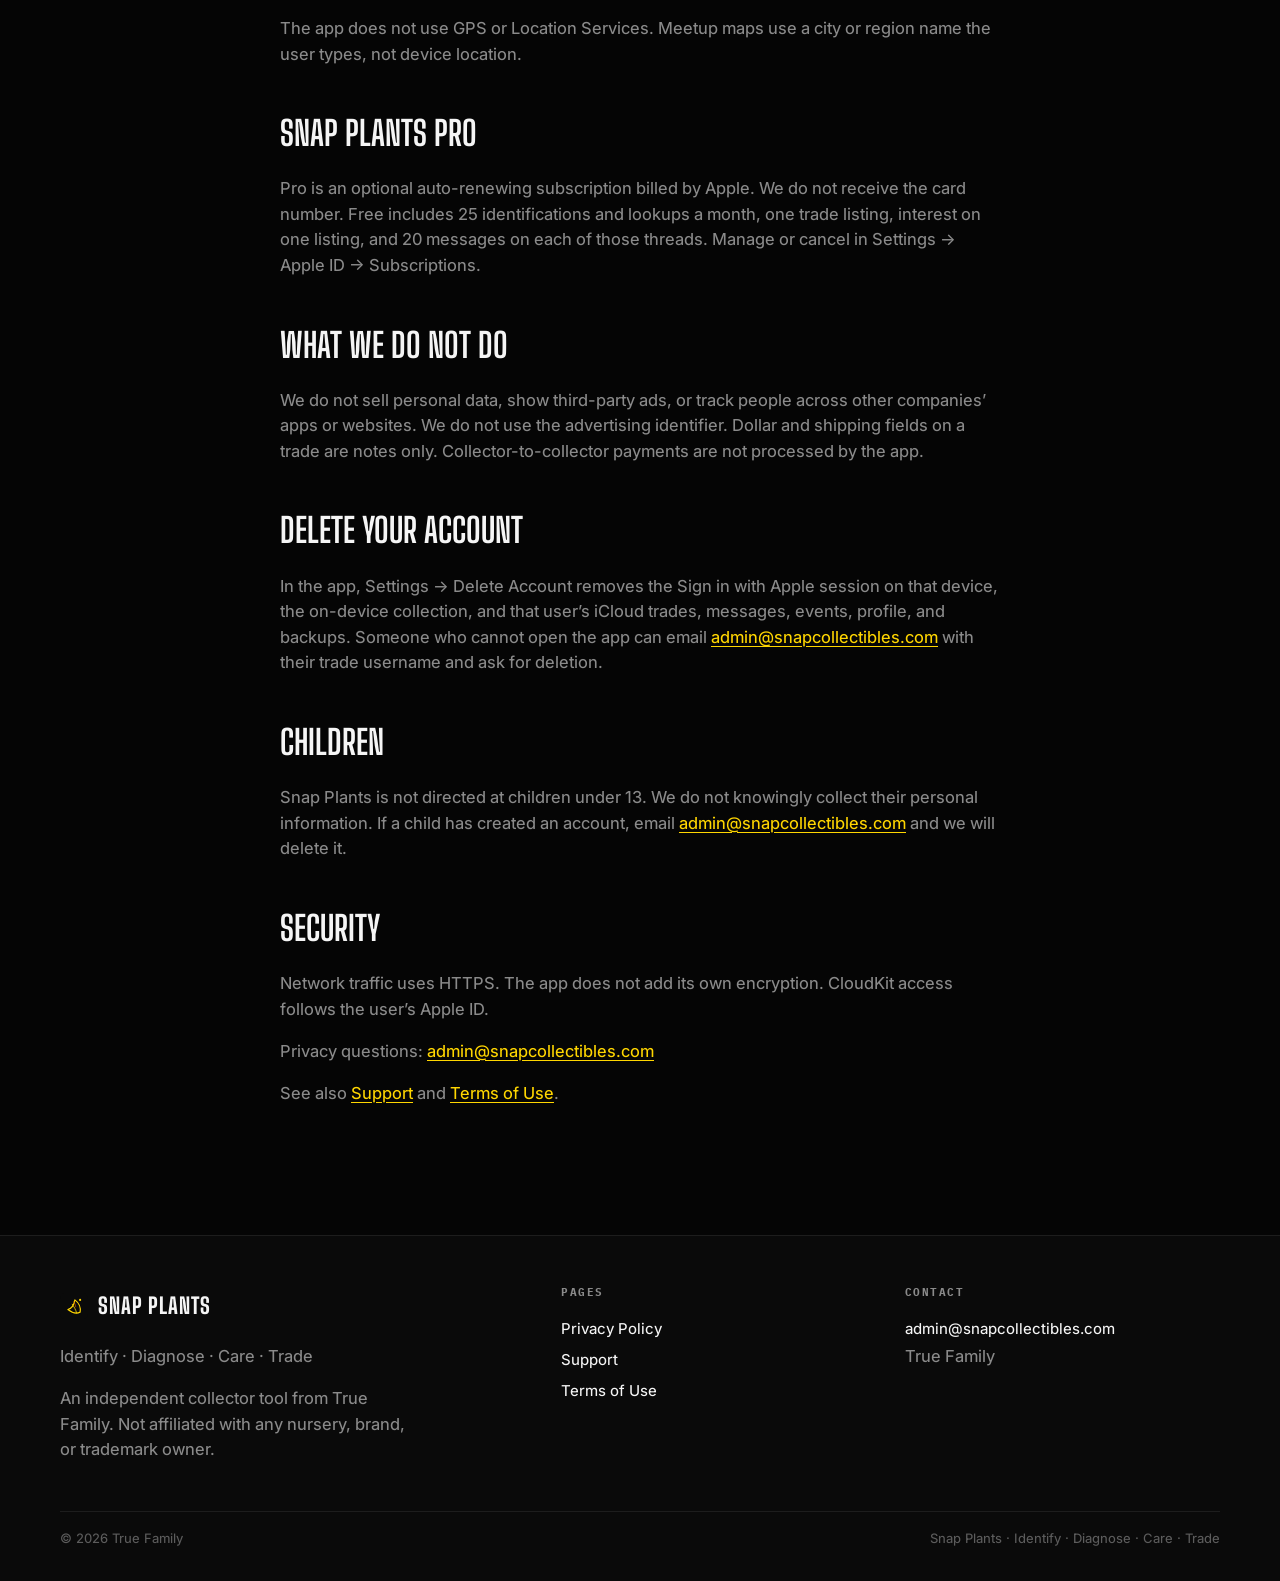
<file: privacy.html>
<!DOCTYPE html>
<html lang="en">
<head>
  <meta charset="utf-8" />
  <meta http-equiv="refresh" content="0; url=/privacy" />
  <link rel="canonical" href="https://plants.snapcollectibles.com/privacy" />
  <title>Privacy Policy — Snap Plants</title>
  <script>location.replace("/privacy");</script>
</head>
<body>
  <p><a href="/privacy">Privacy Policy</a></p>
</body>
</html>
</file>
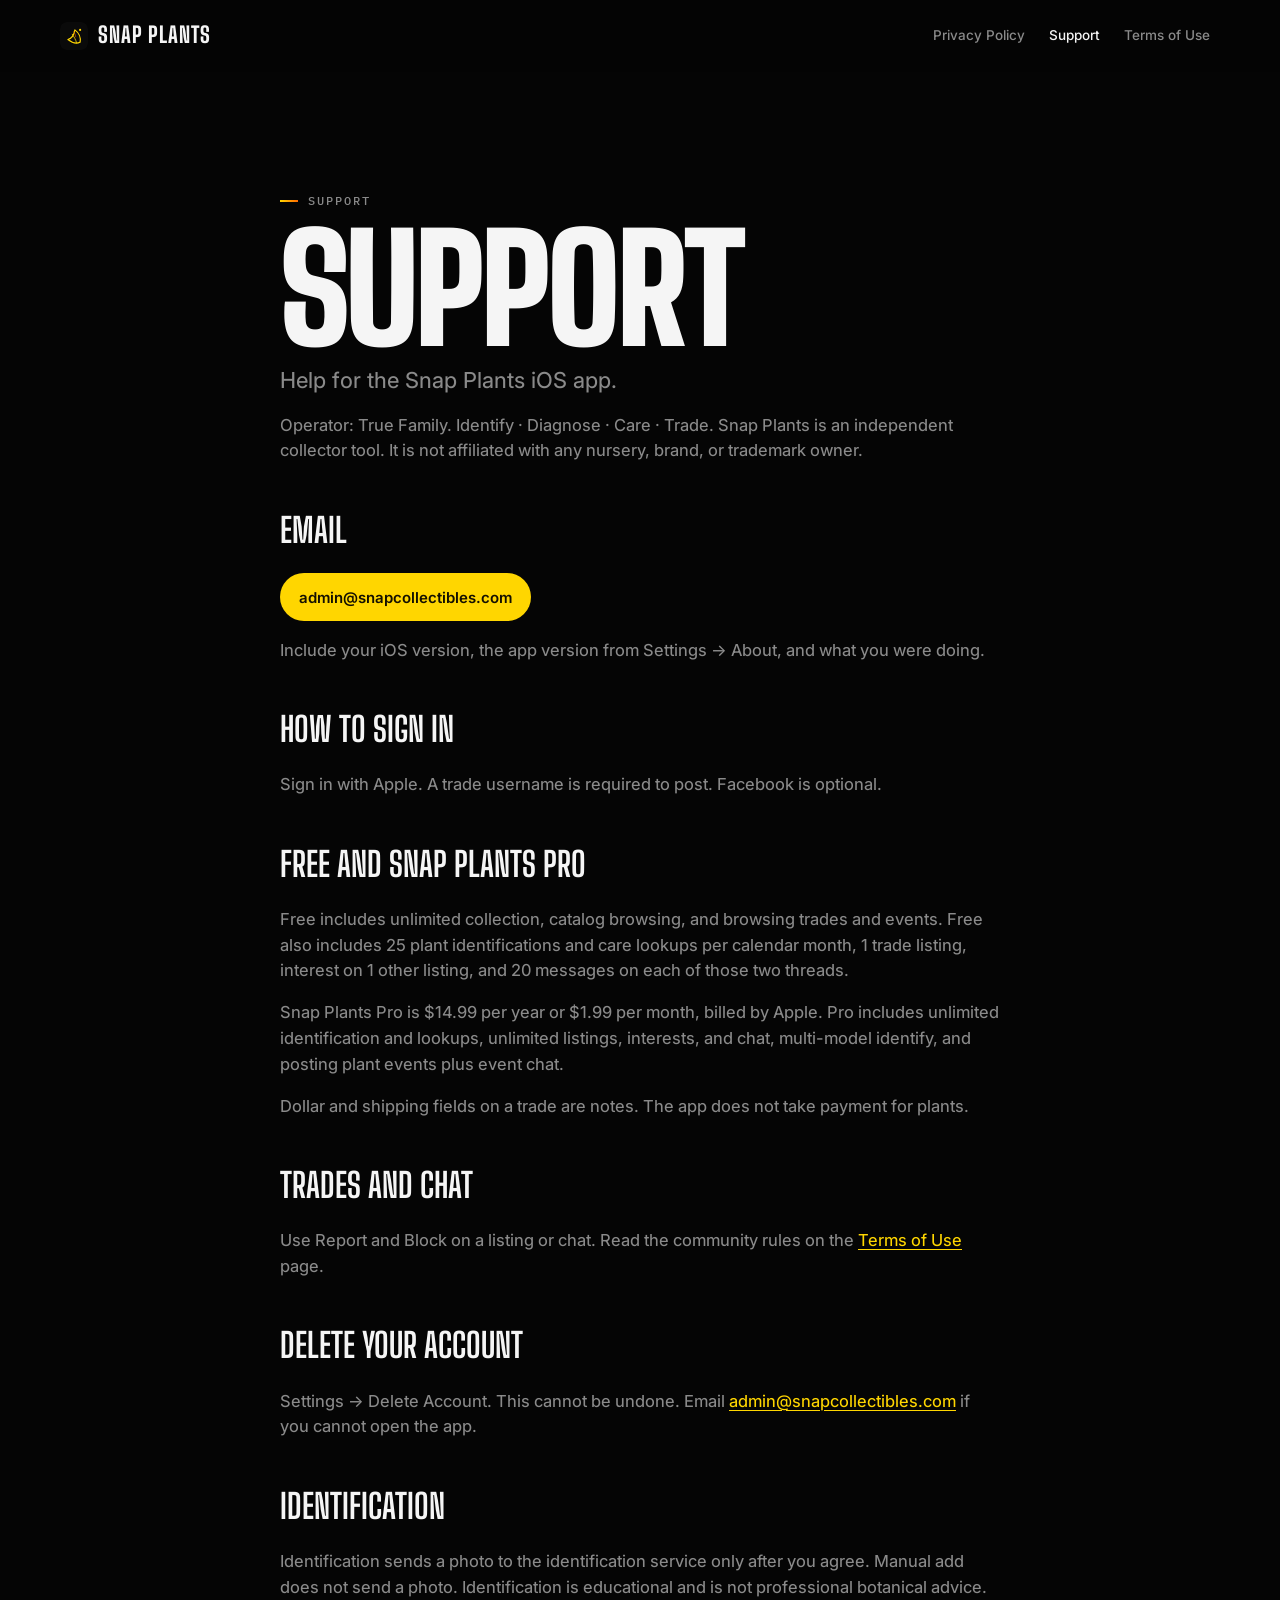
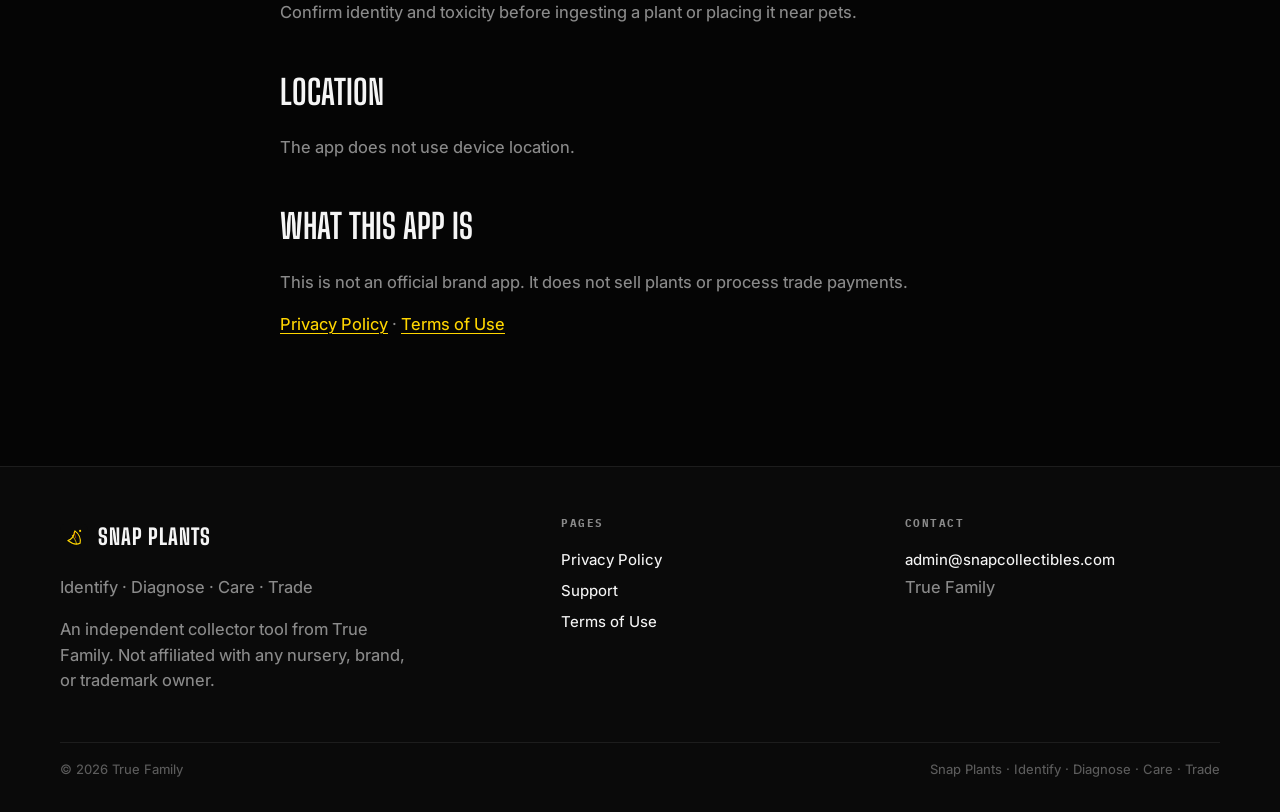
<file: support.html>
<!DOCTYPE html>
<html lang="en">
<head>
  <meta charset="utf-8" />
  <meta http-equiv="refresh" content="0; url=/support" />
  <link rel="canonical" href="https://plants.snapcollectibles.com/support" />
  <title>Support — Snap Plants</title>
  <script>location.replace("/support");</script>
</head>
<body>
  <p><a href="/support">Support</a></p>
</body>
</html>
</file>
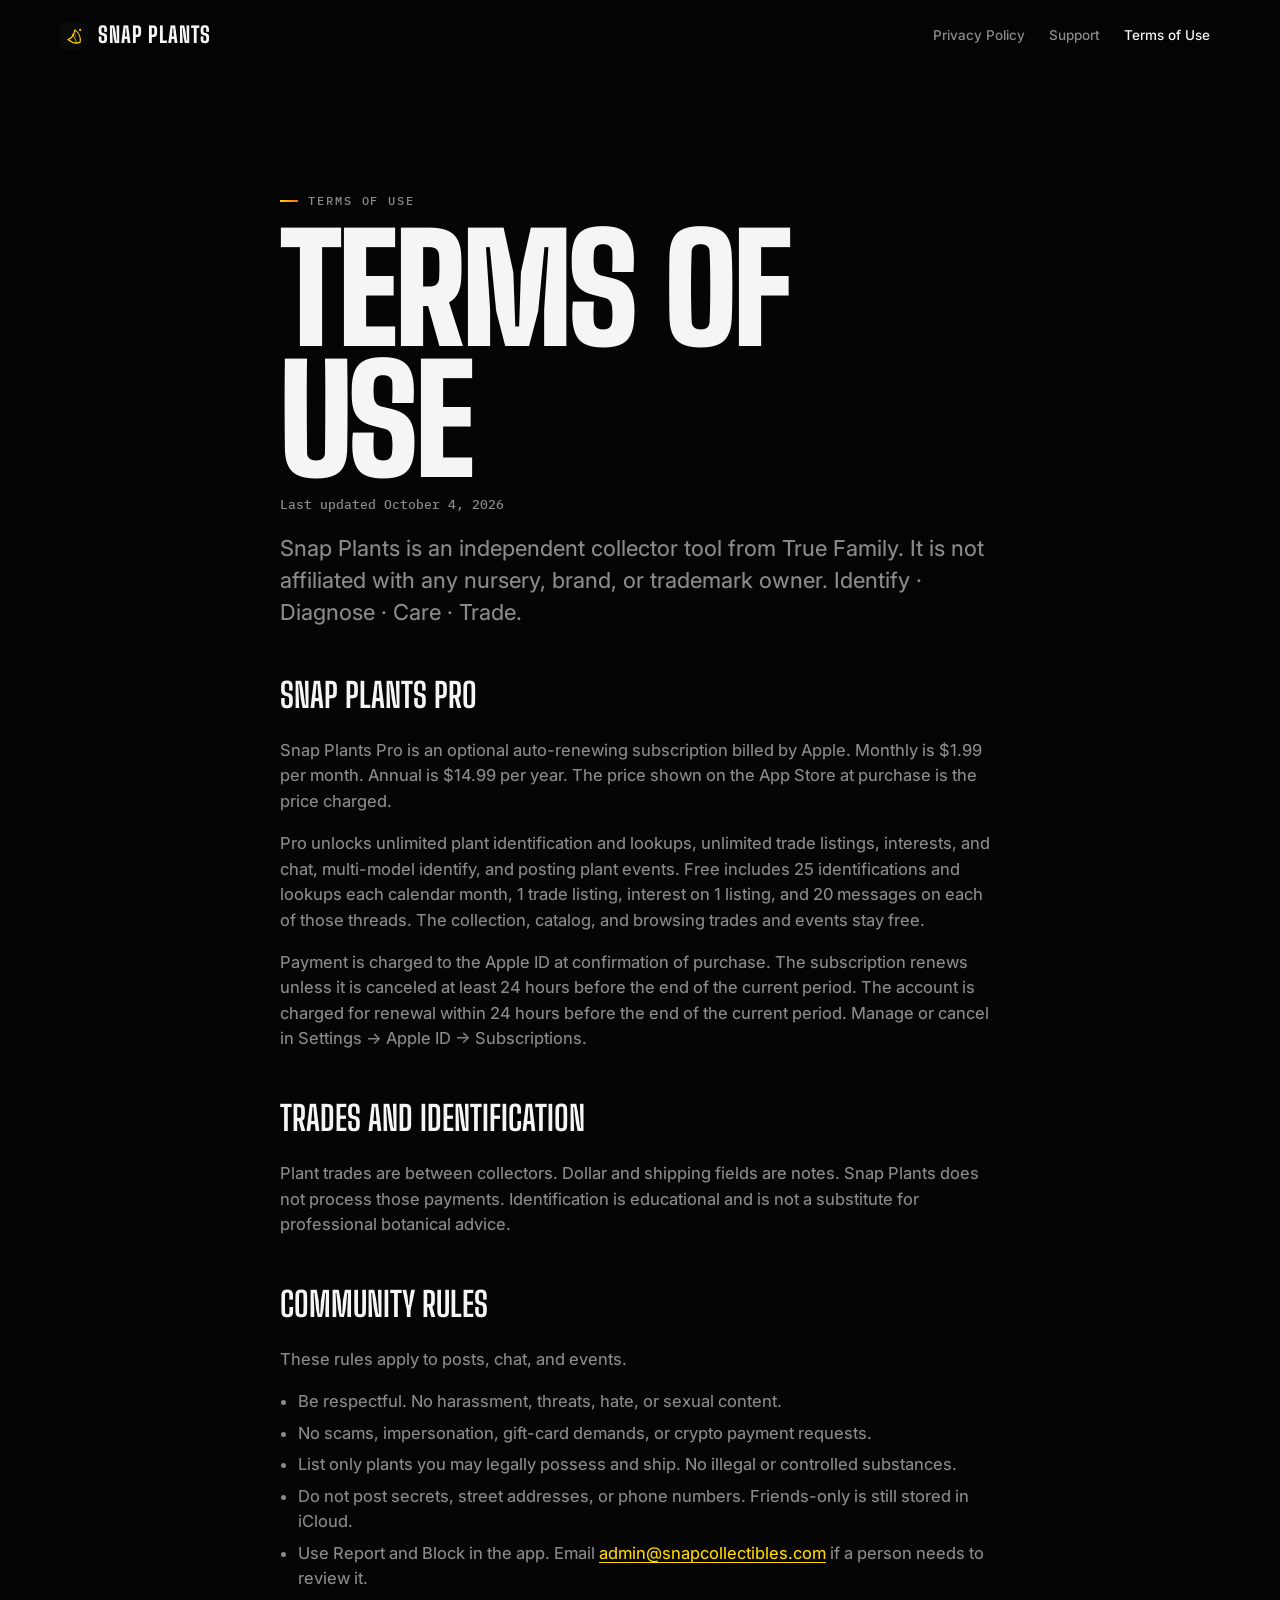
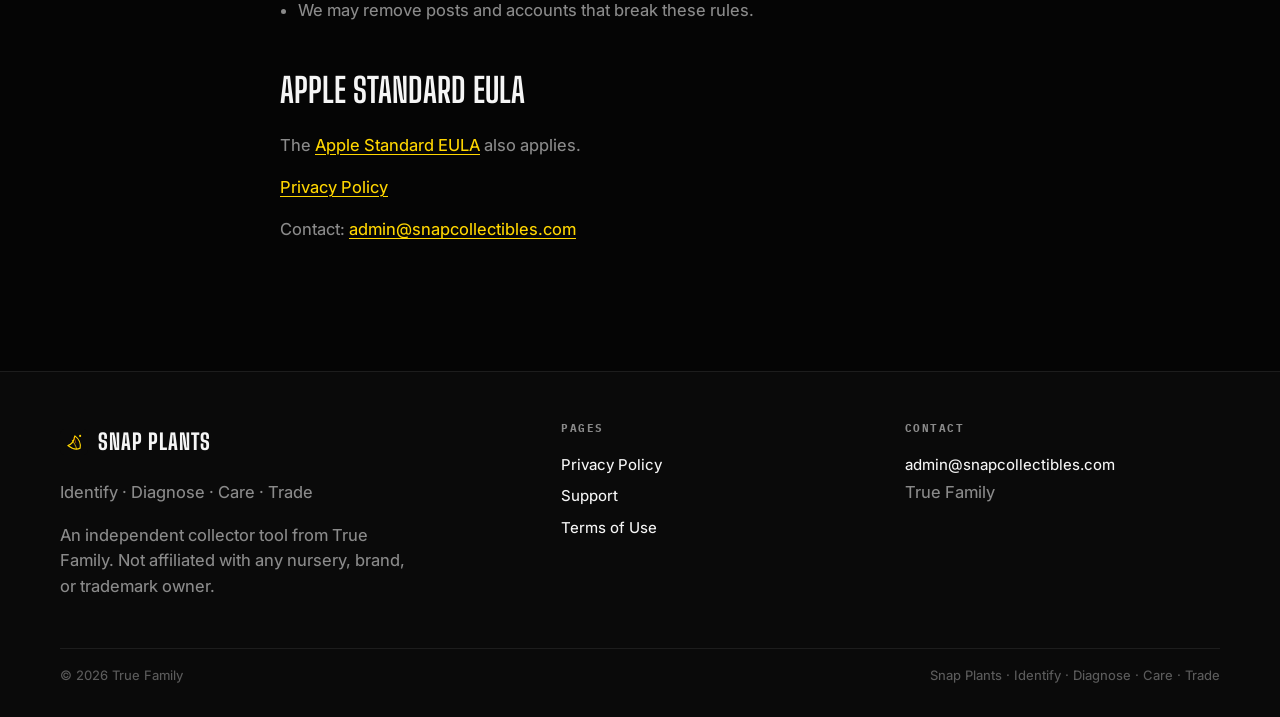
<file: terms.html>
<!DOCTYPE html>
<html lang="en">
<head>
  <meta charset="utf-8" />
  <meta http-equiv="refresh" content="0; url=/terms" />
  <link rel="canonical" href="https://plants.snapcollectibles.com/terms" />
  <title>Terms of Use — Snap Plants</title>
  <script>location.replace("/terms");</script>
</head>
<body>
  <p><a href="/terms">Terms of Use</a></p>
</body>
</html>
</file>
<file: assets/css/site.css>
/* Snap Rocks — brand site
   Same system as BassheadOS: dark bay, electric yellow, ember.
   No brochure chrome. */

:root {
  --bg: #050505;
  --bg-2: #0a0a0a;
  --surface: #141414;
  --surface-2: #1a1a1a;
  --surface-3: #202020;
  --hairline: rgba(255, 255, 255, 0.08);
  --hairline-strong: rgba(255, 255, 255, 0.14);
  --text: #f5f5f5;
  --muted: #8a8a8a;
  --faint: #5c5c5c;
  --yellow: #ffd600;
  --yellow-ink: #141000;
  --orange: #ff6a00;
  --ember: #ff2d2d;
  --green: #73eb52;
  --green-ink: #062000;
  --shadow: 0 28px 80px rgba(0, 0, 0, 0.55);
  --radius: 18px;
  --radius-sm: 12px;
  --radius-pill: 999px;
  --header-h: 68px;
  --gutter: 20px;
  --max: 1160px;
  --max-narrow: 760px;
  --font-display: "Big Shoulders Display", "Arial Narrow", Impact, sans-serif;
  --font-body: Inter, "SF Pro Text", "Helvetica Neue", system-ui, sans-serif;
  --font-mono: "IBM Plex Mono", ui-monospace, "SF Mono", Menlo, monospace;
  --ease: cubic-bezier(0.2, 0.7, 0.2, 1);
  color-scheme: dark;
}

*,
*::before,
*::after {
  box-sizing: border-box;
}

html {
  scroll-behavior: smooth;
  scroll-padding-top: calc(var(--header-h) + 16px);
}

body {
  margin: 0;
  min-height: 100%;
  background: var(--bg);
  color: var(--text);
  font-family: var(--font-body);
  font-size: 16.5px;
  line-height: 1.55;
  font-weight: 450;
  -webkit-font-smoothing: antialiased;
  text-rendering: optimizeLegibility;
  overflow-x: hidden;
}

img,
svg,
video {
  max-width: 100%;
  display: block;
}

button,
input,
select,
textarea {
  font: inherit;
  color: inherit;
}

a {
  color: var(--yellow);
  text-decoration-thickness: 1px;
  text-underline-offset: 0.18em;
}

a:hover {
  color: #ffe566;
}

:focus-visible {
  outline: 2px solid var(--yellow);
  outline-offset: 3px;
}

.visually-hidden {
  position: absolute;
  width: 1px;
  height: 1px;
  padding: 0;
  margin: -1px;
  overflow: hidden;
  clip: rect(0, 0, 0, 0);
  white-space: nowrap;
  border: 0;
}

.skip {
  position: absolute;
  left: 12px;
  top: -48px;
  z-index: 80;
  background: var(--yellow);
  color: var(--yellow-ink);
  padding: 8px 12px;
  font-weight: 600;
  border-radius: 8px;
}

.skip:focus {
  top: 12px;
}

/* ---------- layout ---------- */

.wrap {
  width: calc(100% - var(--gutter) * 2);
  max-width: var(--max);
  margin-inline: auto;
}

.wrap-narrow {
  width: min(var(--max-narrow), calc(100% - var(--gutter) * 2));
  margin-inline: auto;
}

.section {
  padding: 88px 0;
  position: relative;
}

.section-head {
  max-width: 720px;
  margin-bottom: 40px;
}

.section-head.center {
  margin-inline: auto;
  text-align: center;
}

.kicker {
  display: inline-flex;
  flex-wrap: wrap;
  align-items: center;
  gap: 10px;
  font-family: var(--font-mono);
  font-size: 12px;
  font-weight: 500;
  letter-spacing: 0.16em;
  text-transform: uppercase;
  color: var(--yellow);
  margin: 0 0 14px;
}

.kicker::before {
  content: "";
  width: 18px;
  height: 2px;
  background: linear-gradient(90deg, var(--yellow), var(--orange));
}

.display {
  font-family: var(--font-display);
  font-weight: 800;
  letter-spacing: -0.025em;
  line-height: 0.88;
  text-transform: uppercase;
  margin: 0 0 18px;
}

h1.display {
  font-size: clamp(64px, 16vw, 148px);
  font-weight: 900;
}

h2.display {
  font-size: clamp(32px, 9vw, 76px);
  overflow-wrap: anywhere;
}

h3 {
  font-size: 1.25rem;
  line-height: 1.25;
  letter-spacing: -0.02em;
  margin: 0 0 8px;
}

.lede {
  font-size: clamp(18px, 2.2vw, 22px);
  line-height: 1.45;
  color: var(--text);
  margin: 0 0 16px;
}

.muted {
  color: var(--muted);
}

.mono {
  font-family: var(--font-mono);
  font-variant-numeric: tabular-nums;
}

/* ---------- header ---------- */

.site-header {
  position: sticky;
  top: 0;
  z-index: 50;
  height: var(--header-h);
  display: flex;
  align-items: center;
  border-bottom: 1px solid transparent;
  background: rgba(5, 5, 5, 0.72);
  backdrop-filter: blur(18px) saturate(1.2);
  -webkit-backdrop-filter: blur(18px) saturate(1.2);
}

.site-header.is-scrolled {
  border-bottom-color: var(--hairline);
}

.site-header .wrap {
  display: flex;
  align-items: center;
  justify-content: space-between;
  gap: 16px;
  width: min(1280px, calc(100% - var(--gutter) * 2));
}

.brand {
  display: inline-flex;
  align-items: center;
  gap: 10px;
  color: var(--text);
  text-decoration: none;
  min-height: 44px;
}

.brand:hover {
  color: var(--text);
}

.brand img,
.brand svg {
  width: 28px;
  height: 28px;
  border-radius: 7px;
}

.brand-name {
  font-family: var(--font-display);
  font-weight: 800;
  font-size: 22px;
  letter-spacing: 0.04em;
  text-transform: uppercase;
}

.nav {
  display: none;
  align-items: center;
  gap: 4px;
}

.nav a {
  color: var(--muted);
  text-decoration: none;
  font-size: 13.5px;
  font-weight: 500;
  padding: 8px 10px;
  border-radius: 8px;
}

.nav a:hover,
.nav a[aria-current="page"],
.nav a.is-active {
  color: var(--text);
}

.nav-cta {
  margin-left: 8px;
}

.nav-toggle {
  display: inline-flex;
  align-items: center;
  justify-content: center;
  width: 44px;
  height: 44px;
  border: 1px solid var(--hairline);
  background: var(--surface);
  border-radius: 12px;
  color: var(--text);
  cursor: pointer;
}

.nav-toggle .bars,
.nav-toggle .bars::before,
.nav-toggle .bars::after {
  display: block;
  width: 16px;
  height: 1.5px;
  background: currentColor;
  position: relative;
  transition: transform 0.2s var(--ease);
}

.nav-toggle .bars::before,
.nav-toggle .bars::after {
  content: "";
  position: absolute;
  left: 0;
}

.nav-toggle .bars::before { top: -5px; }
.nav-toggle .bars::after { top: 5px; }

body.nav-open .nav-toggle .bars { background: transparent; }
body.nav-open .nav-toggle .bars::before { top: 0; transform: rotate(45deg); }
body.nav-open .nav-toggle .bars::after { top: 0; transform: rotate(-45deg); }

/* ---------- buttons ---------- */

.btn {
  display: inline-flex;
  align-items: center;
  justify-content: center;
  gap: 8px;
  min-height: 48px;
  padding: 0 18px;
  border-radius: var(--radius-pill);
  border: 1px solid transparent;
  font-weight: 600;
  font-size: 15px;
  text-decoration: none;
  cursor: pointer;
  transition: transform 0.18s var(--ease), background 0.18s var(--ease), border-color 0.18s;
}

.btn:hover { color: inherit; }
.btn:active { transform: translateY(1px); }

.btn-primary {
  background: var(--yellow);
  color: var(--yellow-ink);
}

.btn-primary:hover {
  background: #ffe14d;
  color: var(--yellow-ink);
}

.btn-ghost {
  background: transparent;
  color: var(--text);
  border-color: var(--hairline-strong);
}

.btn-ghost:hover {
  border-color: rgba(255, 214, 0, 0.45);
  color: var(--text);
}

.btn-row {
  display: flex;
  flex-wrap: wrap;
  gap: 10px;
}

/* ---------- badges ---------- */

.badge {
  display: inline-flex;
  align-items: center;
  gap: 6px;
  min-height: 24px;
  padding: 0 9px;
  border-radius: var(--radius-pill);
  border: 1px solid var(--hairline);
  font-family: var(--font-mono);
  font-size: 11px;
  font-weight: 500;
  letter-spacing: 0.06em;
  text-transform: uppercase;
  color: var(--muted);
}

.badge-live {
  color: var(--green);
  border-color: rgba(115, 235, 82, 0.28);
  background: rgba(115, 235, 82, 0.08);
}

.badge-soon {
  color: var(--orange);
  border-color: rgba(255, 106, 0, 0.3);
  background: rgba(255, 106, 0, 0.08);
}

.badge-yellow {
  color: var(--yellow);
  border-color: rgba(255, 214, 0, 0.28);
}

.badge-orange {
  color: var(--orange);
  border-color: rgba(255, 106, 0, 0.3);
}

/* ---------- hero ---------- */

.hero {
  position: relative;
  overflow-x: hidden;
  padding: 36px 0 56px;
}

.hero-bg {
  position: absolute;
  inset: 0;
  pointer-events: none;
  background:
    radial-gradient(ellipse 80% 55% at 80% 20%, rgba(255, 106, 0, 0.16), transparent 55%),
    radial-gradient(ellipse 50% 40% at 10% 90%, rgba(255, 45, 45, 0.1), transparent 50%),
    var(--bg);
}

.hero-bg img {
  position: absolute;
  right: -8%;
  top: -6%;
  width: min(820px, 92vw);
  opacity: 0.22;
  mask-image: radial-gradient(circle at 55% 40%, #000 20%, transparent 70%);
  -webkit-mask-image: radial-gradient(circle at 55% 40%, #000 20%, transparent 70%);
  filter: saturate(1.1);
}

.hero-grid {
  position: relative;
  display: grid;
  gap: 48px;
  align-items: center;
}

.hero-grid > * {
  min-width: 0;
}

.hero-copy .display {
  margin-bottom: 20px;
}

.hero-promise {
  font-size: clamp(20px, 3vw, 28px);
  font-weight: 560;
  letter-spacing: -0.03em;
  line-height: 1.2;
  margin: 0 0 12px;
  max-width: 22ch;
}

.hero-copy {
  max-width: 100%;
}

.hero-pitch {
  color: var(--muted);
  max-width: min(44ch, 100%);
  margin: 0 0 24px;
}

.hero-micro {
  margin-top: 18px;
  font-family: var(--font-mono);
  font-size: 12px;
  color: var(--muted);
  letter-spacing: 0.02em;
  max-width: 46ch;
  line-height: 1.55;
}

.hero-stage {
  position: relative;
  display: flex;
  flex-direction: column;
  align-items: center;
  justify-content: center;
  gap: 16px;
}

.hero-phones {
  position: relative;
  width: min(340px, 100%);
  display: flex;
  justify-content: center;
}

.hero-chips {
  position: relative;
  z-index: 3;
  display: grid;
  grid-template-columns: 1fr 1fr;
  gap: 8px;
  width: min(340px, 100%);
}

.chip-health,
.chip-dna {
  position: static;
  left: auto;
  right: auto;
  top: auto;
  bottom: auto;
}

/* ---------- devices ---------- */

.device {
  --device-w: 262px;
  width: var(--device-w);
  aspect-ratio: 1206 / 2622;
  padding: 5px;
  border-radius: 38px;
  background: linear-gradient(160deg, #4a4a4a 0%, #111 45%, #2a2a2a 100%);
  box-shadow:
    var(--shadow),
    0 0 0 1px rgba(255, 255, 255, 0.06),
    0 0 60px rgba(255, 106, 0, 0.08);
  position: relative;
}

.device img {
  width: 100%;
  height: 100%;
  object-fit: cover;
  border-radius: 33px;
  background: #000;
}

.device-main {
  --device-w: min(280px, 68vw);
  position: relative;
  z-index: 2;
}

.device-back {
  --device-w: min(230px, 56vw);
  position: absolute;
  z-index: 1;
  transform: translate(42%, -6%) rotate(7deg);
  opacity: 0.88;
  filter: saturate(0.95);
}

.chip {
  background: rgba(20, 20, 20, 0.88);
  border: 1px solid var(--hairline);
  backdrop-filter: blur(12px);
  border-radius: 14px;
  padding: 10px 12px;
  box-shadow: 0 12px 32px rgba(0, 0, 0, 0.35);
  min-width: 0;
}

.chip .label {
  font-family: var(--font-mono);
  font-size: 10px;
  letter-spacing: 0.12em;
  text-transform: uppercase;
  color: var(--yellow);
  margin-bottom: 4px;
}

.chip strong {
  display: block;
  font-size: 14px;
  font-weight: 600;
}

.chip span {
  color: var(--muted);
  font-size: 12px;
}

@media (max-width: 759px) {
  .device-back { display: none; }
  .hero-phones {
    width: min(280px, 82vw);
  }
  .hero-chips {
    width: min(280px, 82vw);
    grid-template-columns: 1fr;
  }
  .hero-bg img {
    opacity: 0.12;
    width: min(520px, 80vw);
    right: -20%;
  }

}

/* ---------- strips ---------- */

.strip {
  border-block: 1px solid var(--hairline);
  background: var(--bg-2);
  padding: 16px 0;
}

.strip-row {
  display: flex;
  flex-wrap: wrap;
  gap: 10px 22px;
  justify-content: center;
  font-family: var(--font-mono);
  font-size: 12px;
  letter-spacing: 0.04em;
  text-transform: uppercase;
  color: var(--muted);
}

.strip-row b {
  color: var(--text);
  font-weight: 500;
}

.ember-band {
  position: relative;
  overflow: hidden;
  padding: 56px 0;
  background:
    radial-gradient(ellipse at 20% 0%, rgba(255, 214, 0, 0.1), transparent 45%),
    radial-gradient(ellipse at 90% 120%, rgba(255, 45, 45, 0.16), transparent 50%),
    #0c0705;
  border-block: 1px solid rgba(255, 106, 0, 0.2);
}

.ember-band .display {
  max-width: 16ch;
}

.ember-band .lede {
  max-width: 62ch;
}

/* ---------- cards / grids ---------- */

.pillar-grid {
  display: grid;
  gap: 12px;
}

.pillar {
  background: var(--surface);
  border: 1px solid var(--hairline);
  border-radius: var(--radius);
  padding: 22px 20px 20px;
  position: relative;
  overflow: hidden;
}

.pillar::after {
  content: "";
  position: absolute;
  inset: auto 0 0;
  height: 2px;
  background: linear-gradient(90deg, var(--yellow), var(--orange), var(--ember));
  opacity: 0.7;
}

.pillar .num {
  font-family: var(--font-mono);
  font-size: 12px;
  color: var(--yellow);
  letter-spacing: 0.08em;
}

.pillar h3 {
  margin-top: 10px;
  font-family: var(--font-display);
  font-size: 28px;
  letter-spacing: 0.01em;
  text-transform: uppercase;
}

.pillar p,
.pillar li {
  margin: 0;
  color: var(--muted);
  font-size: 15px;
}

.pillar ul {
  margin: 12px 0 0;
  padding-left: 1.15em;
}

.pillar li + li {
  margin-top: 8px;
}

.plan-grid {
  display: grid;
  gap: 12px;
}

.hero-tagline {
  max-width: 28ch;
}

.legal-meta {
  font-family: var(--font-mono);
  font-size: 13px;
  color: var(--muted);
  margin: 0 0 18px;
}

.split {
  display: grid;
  gap: 36px;
  align-items: center;
}

.split > * {
  min-width: 0;
}

.feature-list {
  list-style: none;
  padding: 0;
  margin: 20px 0 0;
  display: grid;
  gap: 10px;
}

.feature-list li {
  display: grid;
  grid-template-columns: 16px 1fr;
  gap: 10px;
  color: var(--muted);
  font-size: 15px;
}

.feature-list li::before {
  content: "";
  width: 8px;
  height: 8px;
  margin-top: 8px;
  border-radius: 50%;
  background: var(--yellow);
  box-shadow: 0 0 0 4px rgba(255, 214, 0, 0.08);
}

.device-row {
  display: flex;
  gap: 16px;
  overflow-x: auto;
  padding: 8px 2px 36px;
  scroll-snap-type: x mandatory;
  -webkit-overflow-scrolling: touch;
}

.device-row .device {
  flex: 0 0 auto;
  scroll-snap-align: start;
}

.device-pair {
  display: grid;
  grid-template-columns: 1fr;
  gap: 16px;
}

.device-pair .device,
.device-solo {
  --device-w: min(280px, 100%);
  width: min(280px, 100%);
  max-width: 100%;
  margin-inline: auto;
}

.device figcaption {
  position: absolute;
  left: 8px;
  right: 8px;
  bottom: -26px;
  text-align: center;
  font-family: var(--font-mono);
  font-size: 11px;
  color: var(--muted);
  letter-spacing: 0.08em;
  text-transform: uppercase;
}

.page-hero {
  padding: 48px 0 24px;
}

/* ---------- tools / coach / twin ---------- */

.tool-grid {
  display: grid;
  gap: 12px;
}

.tool {
  background: var(--surface);
  border: 1px solid var(--hairline);
  border-radius: var(--radius);
  padding: 20px;
}

.tool h3 {
  font-family: var(--font-display);
  font-size: 26px;
  text-transform: uppercase;
  color: var(--yellow);
  letter-spacing: 0.02em;
}

.spec-row {
  display: flex;
  flex-wrap: wrap;
  gap: 8px;
  margin-top: 14px;
}

.spec {
  font-family: var(--font-mono);
  font-size: 12px;
  padding: 6px 9px;
  border-radius: 8px;
  background: var(--bg);
  border: 1px solid var(--hairline);
  color: var(--text);
}

.steps {
  display: grid;
  gap: 0;
  counter-reset: step;
  border-top: 1px solid var(--hairline);
}

.step {
  display: grid;
  gap: 8px;
  padding: 22px 0;
  border-bottom: 1px solid var(--hairline);
  counter-increment: step;
}

.step h3 {
  font-family: var(--font-display);
  font-size: 32px;
  text-transform: uppercase;
}

.step h3::before {
  content: counter(step, decimal-leading-zero) "  ";
  font-family: var(--font-mono);
  font-size: 0.45em;
  letter-spacing: 0.08em;
  color: var(--yellow);
  vertical-align: 8px;
}

.step p { margin: 0; color: var(--muted); }

/* health + signal visuals */

.health {
  width: 92px;
  height: 92px;
}

.health-ring {
  transform: rotate(-90deg);
}

.health-track { fill: none; stroke: #2a2a2a; stroke-width: 8; }
.health-value {
  fill: none;
  stroke: url(#ember);
  stroke-width: 8;
  stroke-linecap: round;
  stroke-dasharray: 264;
  stroke-dashoffset: 60;
}

.chain {
  display: flex;
  align-items: center;
  gap: 0;
  overflow-x: auto;
  padding: 6px 0;
}

.node {
  flex: 0 0 auto;
  background: var(--surface);
  border: 1px solid var(--hairline);
  border-radius: 14px;
  padding: 10px 12px;
  min-width: 108px;
}

.node .dot {
  width: 8px;
  height: 8px;
  border-radius: 50%;
  background: var(--yellow);
  box-shadow: 0 0 10px var(--yellow);
  margin-bottom: 8px;
}

.node small {
  display: block;
  color: var(--muted);
  font-size: 11px;
}

.node-link {
  width: 28px;
  height: 2px;
  background: linear-gradient(90deg, var(--orange), var(--yellow));
  flex: 0 0 auto;
  position: relative;
}

.node-link::after {
  content: "";
  position: absolute;
  inset: -3px auto -3px 0;
  width: 8px;
  background: #fff;
  opacity: 0.7;
  animation: pulse 1.8s var(--ease) infinite;
}

@keyframes pulse {
  0% { left: 0; opacity: 0; }
  30% { opacity: 0.9; }
  100% { left: 22px; opacity: 0; }
}

.audience {
  display: grid;
  gap: 10px;
}

.audience article {
  border: 1px solid var(--hairline);
  border-radius: var(--radius);
  padding: 18px;
  background: var(--bg-2);
}

.audience h3 {
  font-family: var(--font-mono);
  font-size: 12px;
  letter-spacing: 0.14em;
  text-transform: uppercase;
  color: var(--yellow);
}

.audience p { margin: 0; color: var(--muted); font-size: 15px; }

.roadmap {
  display: grid;
  gap: 8px;
}

.roadmap li {
  list-style: none;
  display: grid;
  grid-template-columns: auto 1fr;
  gap: 12px;
  align-items: start;
  padding: 14px 16px;
  background: var(--surface);
  border: 1px solid var(--hairline);
  border-radius: 14px;
}

.roadmap {
  padding: 0;
  margin: 0;
}

.not-list {
  display: grid;
  gap: 8px;
  padding: 0;
  margin: 16px 0 0;
}

.not-list li {
  list-style: none;
  color: var(--muted);
  padding-left: 18px;
  position: relative;
}

.not-list li::before {
  content: "—";
  position: absolute;
  left: 0;
  color: var(--ember);
}

/* ---------- waitlist ---------- */

.cta-panel {
  background:
    radial-gradient(ellipse at 80% 0%, rgba(255, 214, 0, 0.08), transparent 40%),
    var(--surface);
  border: 1px solid var(--hairline);
  border-radius: 24px;
  padding: 28px 22px;
  overflow: hidden;
}

.form {
  display: grid;
  gap: 10px;
  margin-top: 18px;
  position: relative;
}

.form[hidden] {
  display: none !important;
}

.form label {
  font-family: var(--font-mono);
  font-size: 12px;
  letter-spacing: 0.08em;
  text-transform: uppercase;
  color: var(--muted);
}

.form-row {
  display: grid;
  gap: 10px;
}

.form input[type="email"],
.form input[type="text"] {
  width: 100%;
  min-height: 52px;
  padding: 0 16px;
  border-radius: var(--radius-pill);
  border: 1px solid var(--hairline-strong);
  background: var(--bg);
}

.form input[type="email"]::placeholder { color: var(--faint); }

.form input[readonly] {
  color: var(--text);
  opacity: 0.92;
}

.form .honey {
  position: absolute;
  left: -9999px;
  width: 1px;
  height: 1px;
  opacity: 0;
}

.os-fieldset {
  border: 0;
  padding: 0;
  margin: 6px 0 0;
  min-width: 0;
}

.os-fieldset legend {
  font-family: var(--font-mono);
  font-size: 12px;
  letter-spacing: 0.08em;
  text-transform: uppercase;
  color: var(--muted);
  padding: 0;
  margin-bottom: 10px;
}

.os-choice {
  display: grid;
  grid-template-columns: 1fr 1fr;
  gap: 10px;
}

.form .os-card {
  display: grid;
  gap: 2px;
  min-height: 72px;
  padding: 14px 16px;
  border-radius: 16px;
  border: 1px solid var(--hairline-strong);
  background: var(--bg);
  cursor: pointer;
  font-family: var(--font-body);
  font-size: 15px;
  letter-spacing: 0;
  text-transform: none;
  color: var(--text);
}

.os-card input {
  position: absolute;
  opacity: 0;
  pointer-events: none;
}

.os-card:has(input:focus-visible) {
  outline: 2px solid var(--yellow);
  outline-offset: 3px;
}

.os-card:has(input:checked) {
  border-color: rgba(255, 214, 0, 0.55);
  box-shadow: inset 0 0 0 1px rgba(255, 214, 0, 0.35);
}

.os-card-title {
  font-weight: 600;
}

.os-card-meta {
  color: var(--muted);
  font-size: 13px;
}

.form > .btn {
  justify-self: start;
  min-width: min(100%, 280px);
}

.form-note,
.form-status {
  font-size: 13px;
  color: var(--muted);
  margin: 0;
}

.form-status[data-state="ok"] { color: var(--green); }
.form-status[data-state="err"] { color: #ff8a8a; }

.store-btn {
  display: inline-flex;
  flex-direction: column;
  align-items: flex-start;
  gap: 2px;
  min-height: 56px;
  padding: 10px 16px;
  border-radius: 12px;
  border: 1px solid var(--hairline-strong);
  background: #000;
  color: var(--text);
  text-decoration: none;
}

.store-btn small {
  font-size: 11px;
  color: var(--muted);
}

.store-btn b { font-size: 16px; letter-spacing: -0.02em; }

/* ---------- footer ---------- */

.site-footer {
  border-top: 1px solid var(--hairline);
  padding: 48px 0 32px;
  background: var(--bg-2);
}

.footer-grid {
  display: grid;
  gap: 28px;
}

.footer-brand p {
  color: var(--muted);
  max-width: 36ch;
}

.footer-col h2 {
  font-family: var(--font-mono);
  font-size: 11px;
  letter-spacing: 0.14em;
  text-transform: uppercase;
  color: var(--muted);
  margin: 0 0 12px;
}

.footer-col a {
  display: block;
  color: var(--text);
  text-decoration: none;
  padding: 4px 0;
  font-size: 15px;
}

.footer-col a:hover { color: var(--yellow); }

.footer-legal {
  margin-top: 32px;
  padding-top: 16px;
  border-top: 1px solid var(--hairline);
  display: flex;
  flex-wrap: wrap;
  gap: 8px 16px;
  justify-content: space-between;
  color: var(--faint);
  font-size: 13px;
}

/* ---------- privacy page ---------- */

.prose {
  max-width: 72ch;
  margin-inline: auto;
}

code {
  font-family: var(--font-mono);
  font-size: 0.92em;
}

.prose h1 { margin-bottom: 10px; }
.prose h2 {
  font-family: var(--font-display);
  font-size: 34px;
  text-transform: uppercase;
  margin: 40px 0 10px;
}
.prose p { color: var(--muted); }
.prose ul { color: var(--muted); padding-left: 18px; }
.prose li { margin: 6px 0; }

/* mobile nav drawer */

.mobile-nav {
  display: none;
  position: fixed;
  inset: var(--header-h) 0 0;
  background: #050505;
  z-index: 40;
  padding: 20px;
}

body.nav-open .mobile-nav { display: block; }
body.nav-open { overflow: hidden; }

.mobile-nav a {
  display: block;
  color: var(--text);
  text-decoration: none;
  font-family: var(--font-display);
  font-size: 40px;
  text-transform: uppercase;
  line-height: 1.15;
  padding: 6px 0;
}

/* ---------- desktop ---------- */

@media (min-width: 760px) {
  :root { --gutter: 28px; --header-h: 72px; }

  .nav { display: flex; }
  .nav-toggle { display: none; }
  .mobile-nav { display: none !important; }

  .section { padding: 112px 0; }

  .pillar-grid {
    grid-template-columns: repeat(2, 1fr);
  }

  .tool-grid {
    grid-template-columns: repeat(2, 1fr);
  }

  .audience {
    grid-template-columns: repeat(2, 1fr);
  }

  .split {
    grid-template-columns: 1fr 1fr;
    gap: 56px;
  }

  .split.reverse > :first-child { order: 2; }

  .device-pair {
    grid-template-columns: 1fr 1fr;
  }

  .device { --device-w: 286px; }
  .device-main { --device-w: 300px; }
  .device-back { --device-w: 250px; }

  .form-row {
    grid-template-columns: 1fr auto;
  }

  .plan-grid {
    grid-template-columns: 1fr 1fr;
  }

  .footer-grid {
    grid-template-columns: 1.5fr 1fr 1fr;
  }

  .cta-panel { padding: 40px; }

  .hero { padding: 48px 0 88px; }
}

@media (min-width: 1040px) {
  .pillar-grid { grid-template-columns: repeat(3, 1fr); }
  .tool-grid { grid-template-columns: repeat(4, 1fr); }
  .audience { grid-template-columns: repeat(4, 1fr); }

  .hero-grid {
    grid-template-columns: 1.05fr 0.95fr;
    gap: 24px;
  }

  .hero {
    min-height: calc(100svh - var(--header-h));
    padding: 48px 0 72px;
  }

  .hero-phones {
    width: 380px;
  }

  .hero-chips {
    width: 380px;
  }
}

/* ---------- FAQ ---------- */

.faq-list {
  display: grid;
  gap: 8px;
  padding: 0;
  margin: 0;
}

.faq-item {
  background: var(--surface);
  border: 1px solid var(--hairline);
  border-radius: 14px;
  padding: 14px 16px;
  list-style: none;
}

.faq-item summary {
  cursor: pointer;
  font-family: var(--font-display);
  font-size: 22px;
  text-transform: uppercase;
  letter-spacing: 0.01em;
  list-style: none;
}

.faq-item summary::-webkit-details-marker { display: none; }

.faq-item p {
  color: var(--muted);
  margin: 10px 0 0;
  font-size: 15px;
}

/* ---------- Android tester gate ---------- */

body.tester-open { overflow: hidden; }

.tester-modal {
  position: fixed;
  inset: 0;
  z-index: 80;
  display: grid;
  place-items: center;
  padding: 20px;
  background: rgba(5, 5, 5, 0.88);
  backdrop-filter: blur(12px);
  -webkit-backdrop-filter: blur(12px);
}

.tester-modal[hidden] { display: none !important; }

.tester-card {
  width: min(560px, 100%);
  background:
    radial-gradient(ellipse at 80% 0%, rgba(255, 214, 0, 0.1), transparent 42%),
    var(--surface);
  border: 1px solid rgba(255, 214, 0, 0.4);
  border-radius: 24px;
  padding: 28px 22px;
  box-shadow: var(--shadow);
}

.tester-card .display {
  font-size: clamp(32px, 8vw, 48px);
  margin-bottom: 12px;
}

.tester-warn {
  color: #ffc48a;
  font-size: 15px;
  line-height: 1.5;
  margin: 0 0 16px;
}

.tester-url-row {
  display: grid;
  grid-template-columns: 1fr auto;
  gap: 8px;
  margin: 0 0 16px;
}

.tester-card .tester-url-row {
  grid-template-columns: 1fr;
}

.tester-url {
  display: block;
  width: 100%;
  min-height: 52px;
  padding: 14px 16px;
  border-radius: 12px;
  border: 1px solid var(--hairline-strong);
  background: var(--bg);
  font-family: var(--font-mono);
  font-size: 12.5px;
  line-height: 1.45;
  word-break: break-all;
  overflow-wrap: anywhere;
  color: var(--text);
  user-select: all;
  cursor: text;
}

.tester-card .tester-url-row .btn {
  justify-self: start;
  min-width: 120px;
}

@media (max-width: 759px) {
  .tester-url-row {
    grid-template-columns: 1fr;
  }
  .tester-url-row .btn {
    justify-self: start;
  }
}

.tester-ack {
  display: flex;
  align-items: flex-start;
  gap: 10px;
  margin: 4px 0 16px;
  font-size: 15px;
  color: var(--text);
  cursor: pointer;
  text-transform: none;
  letter-spacing: 0;
  font-family: var(--font-body);
}

.tester-ack span {
  min-width: 0;
}

.tester-ack input[type="checkbox"] {
  width: 20px;
  height: 20px;
  margin-top: 2px;
  accent-color: var(--yellow);
  flex: 0 0 auto;
}

.tester-card .btn:disabled,
.tester-card .btn[disabled] {
  opacity: 1;
  background: var(--surface-2);
  color: var(--muted);
  border: 1px solid var(--hairline);
  cursor: not-allowed;
  transform: none;
}

.android-persist {
  margin-top: 18px;
  padding: 20px;
  border-radius: 18px;
  border: 1px solid rgba(115, 235, 82, 0.3);
  background: rgba(115, 235, 82, 0.07);
}

.android-persist[hidden] { display: none !important; }

.android-persist h3 {
  font-family: var(--font-display);
  font-size: 26px;
  text-transform: uppercase;
  margin: 0 0 8px;
}

.tester-card,
.tester-warn,
.tester-ack {
  overflow-wrap: anywhere;
}

@media (max-width: 480px) {
  .tester-modal { padding: 12px; }
  .tester-card { padding: 22px 16px; }
  .tester-card .display { font-size: clamp(28px, 8vw, 40px); }
}

@media (prefers-reduced-motion: reduce) {
  html { scroll-behavior: auto; }
  *, *::before, *::after {
    animation-duration: 0.01ms !important;
    animation-iteration-count: 1 !important;
    transition-duration: 0.01ms !important;
  }
}
</file>
